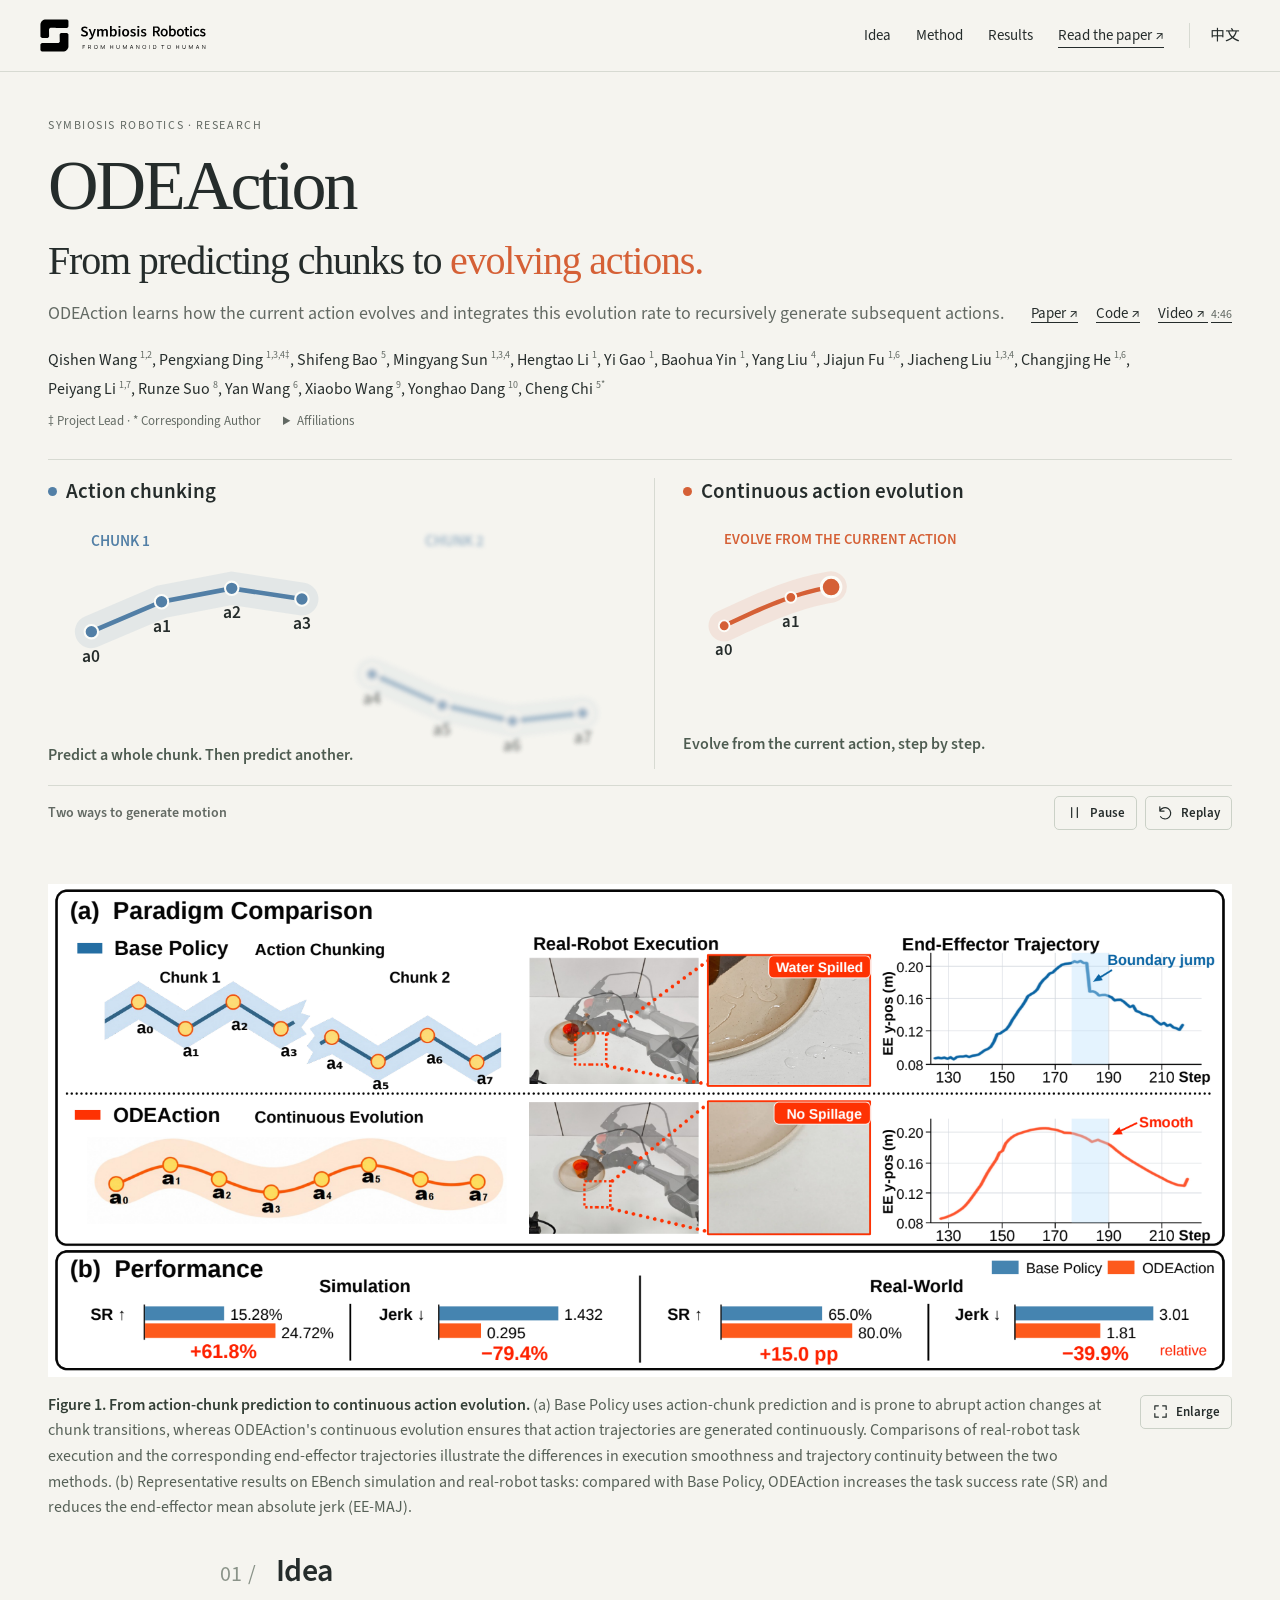
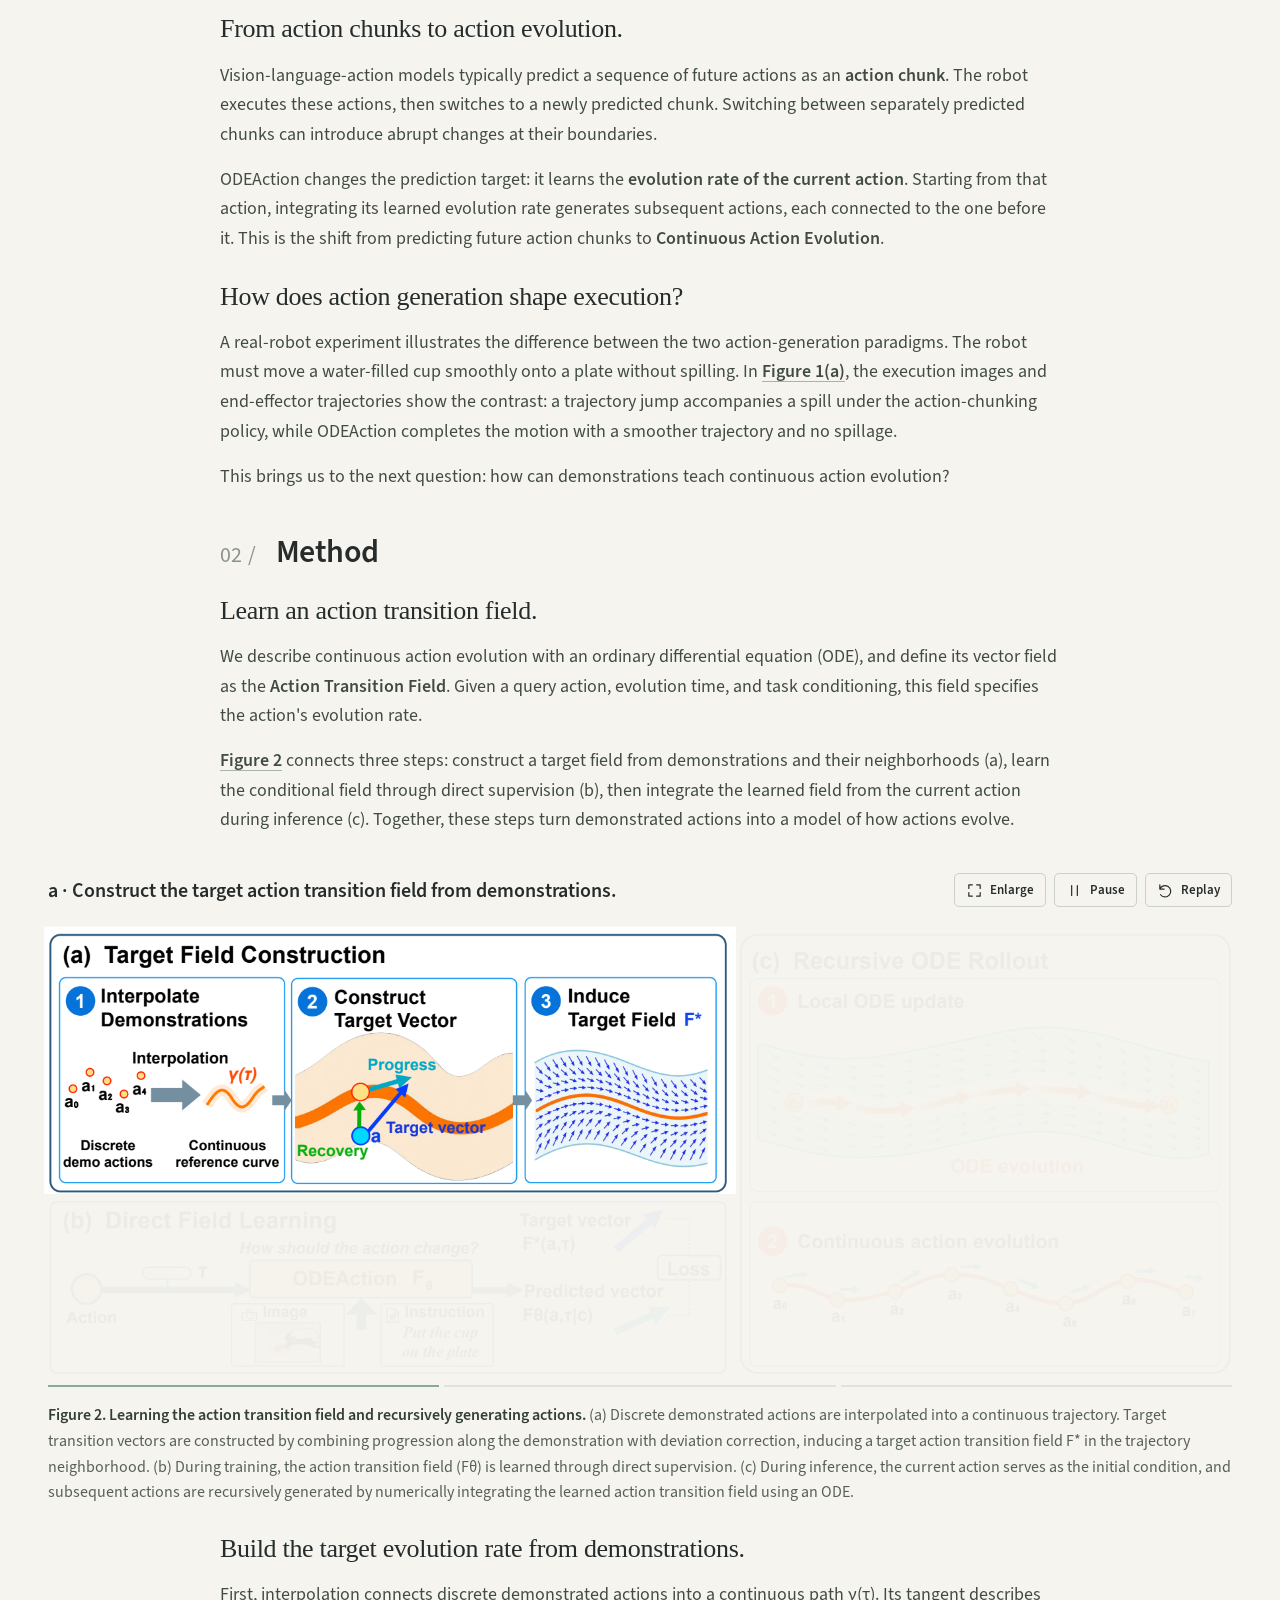
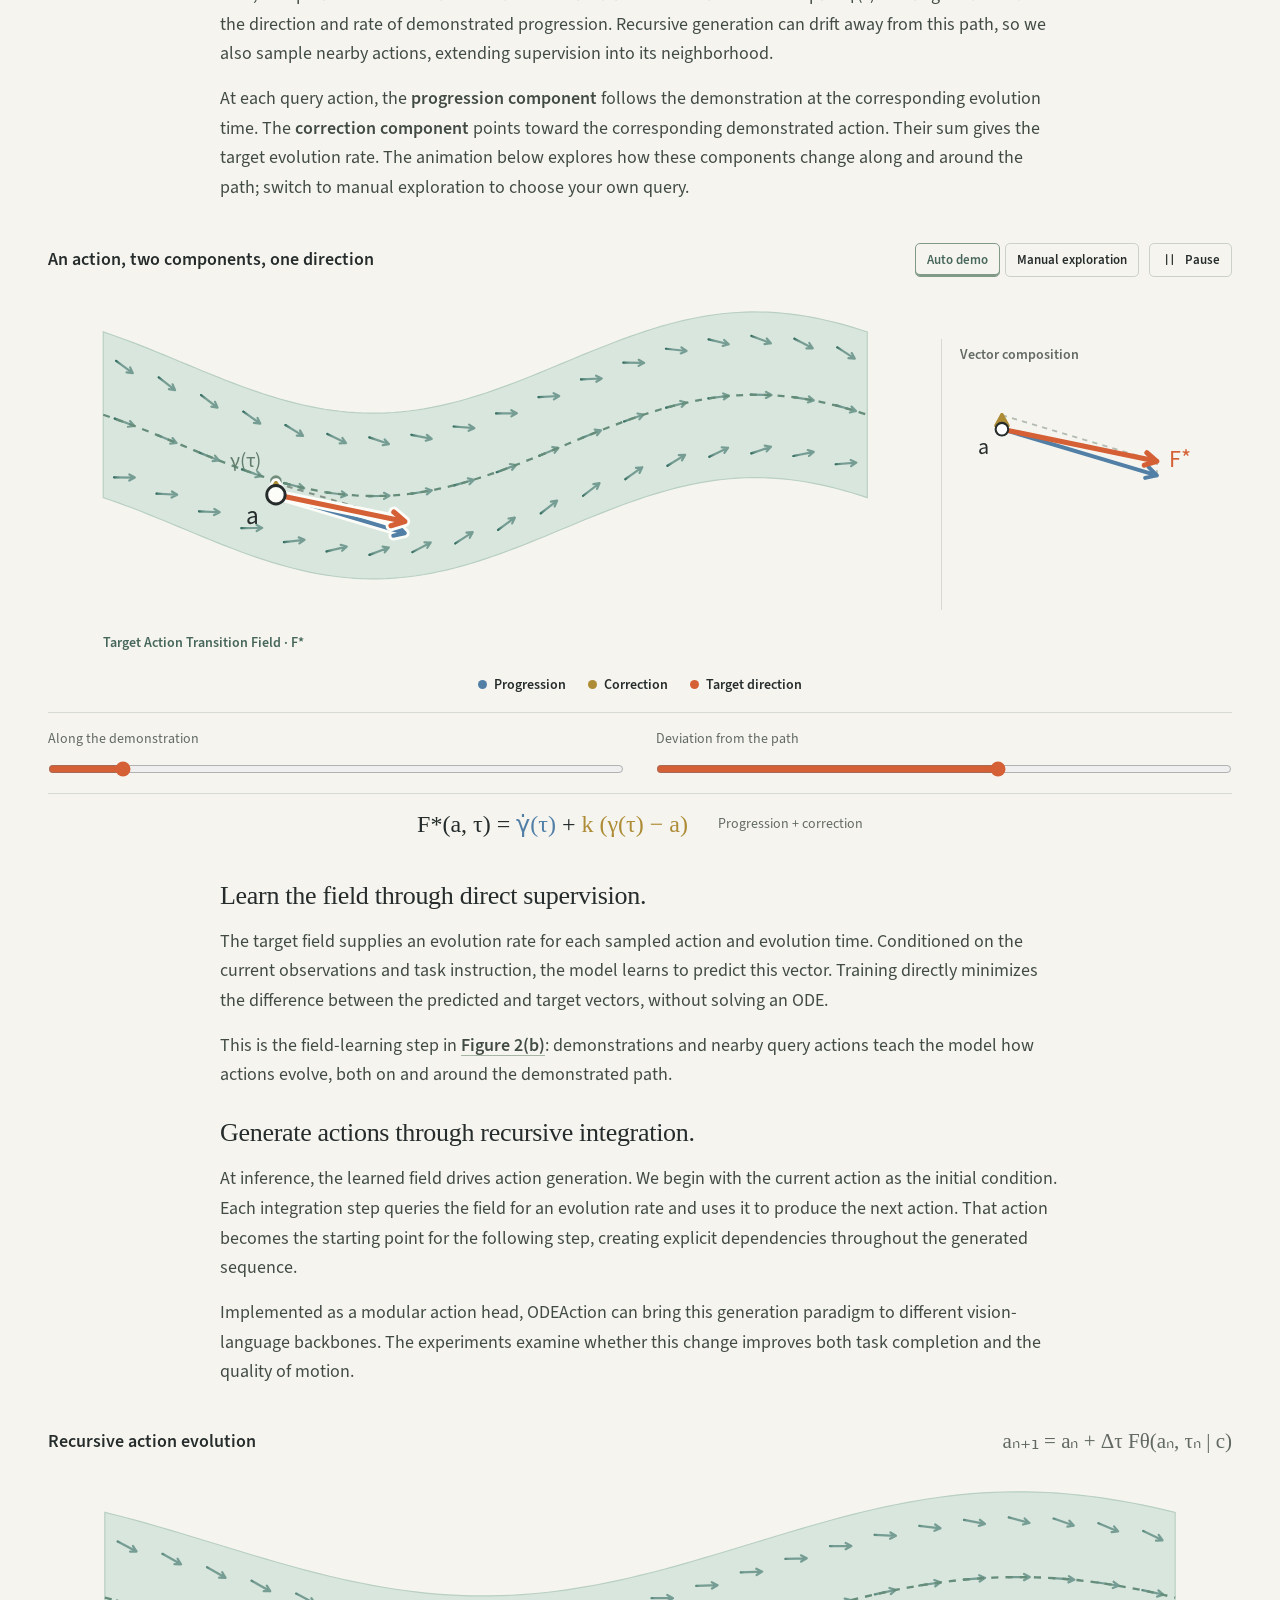
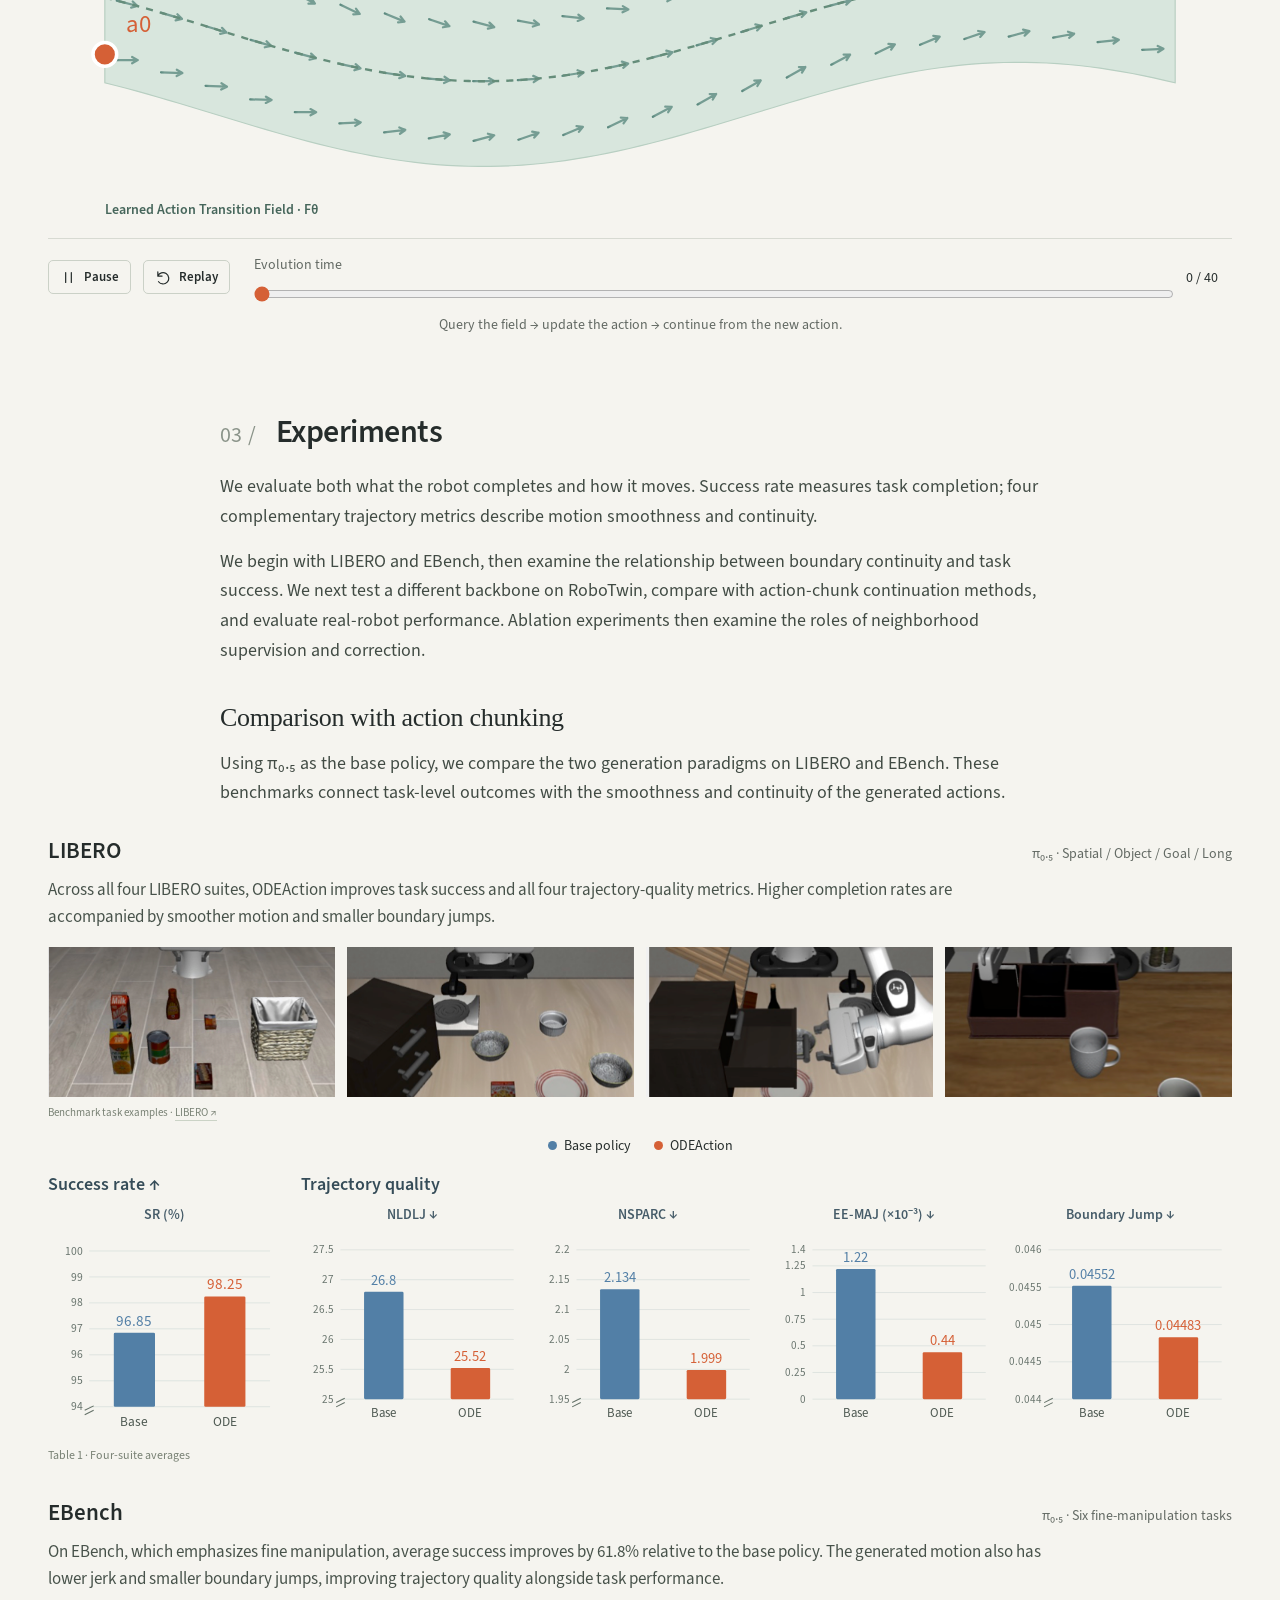
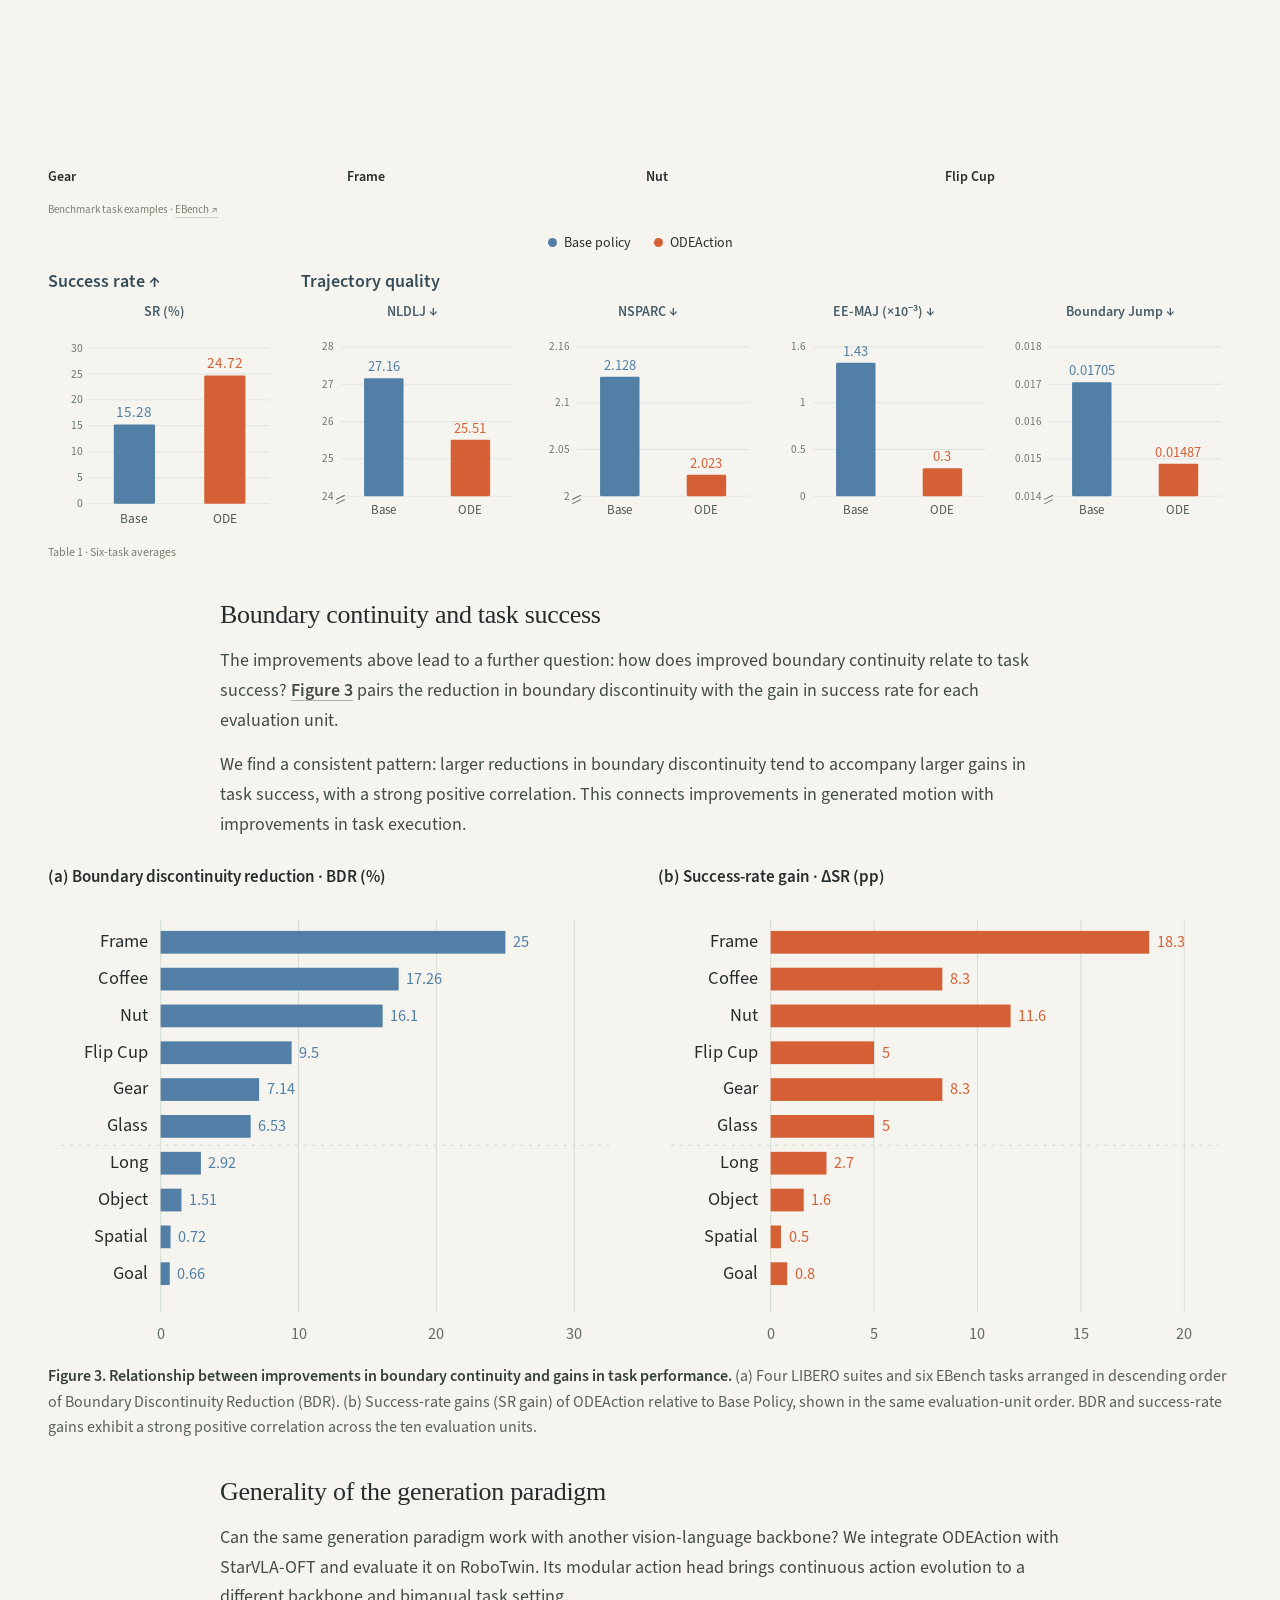
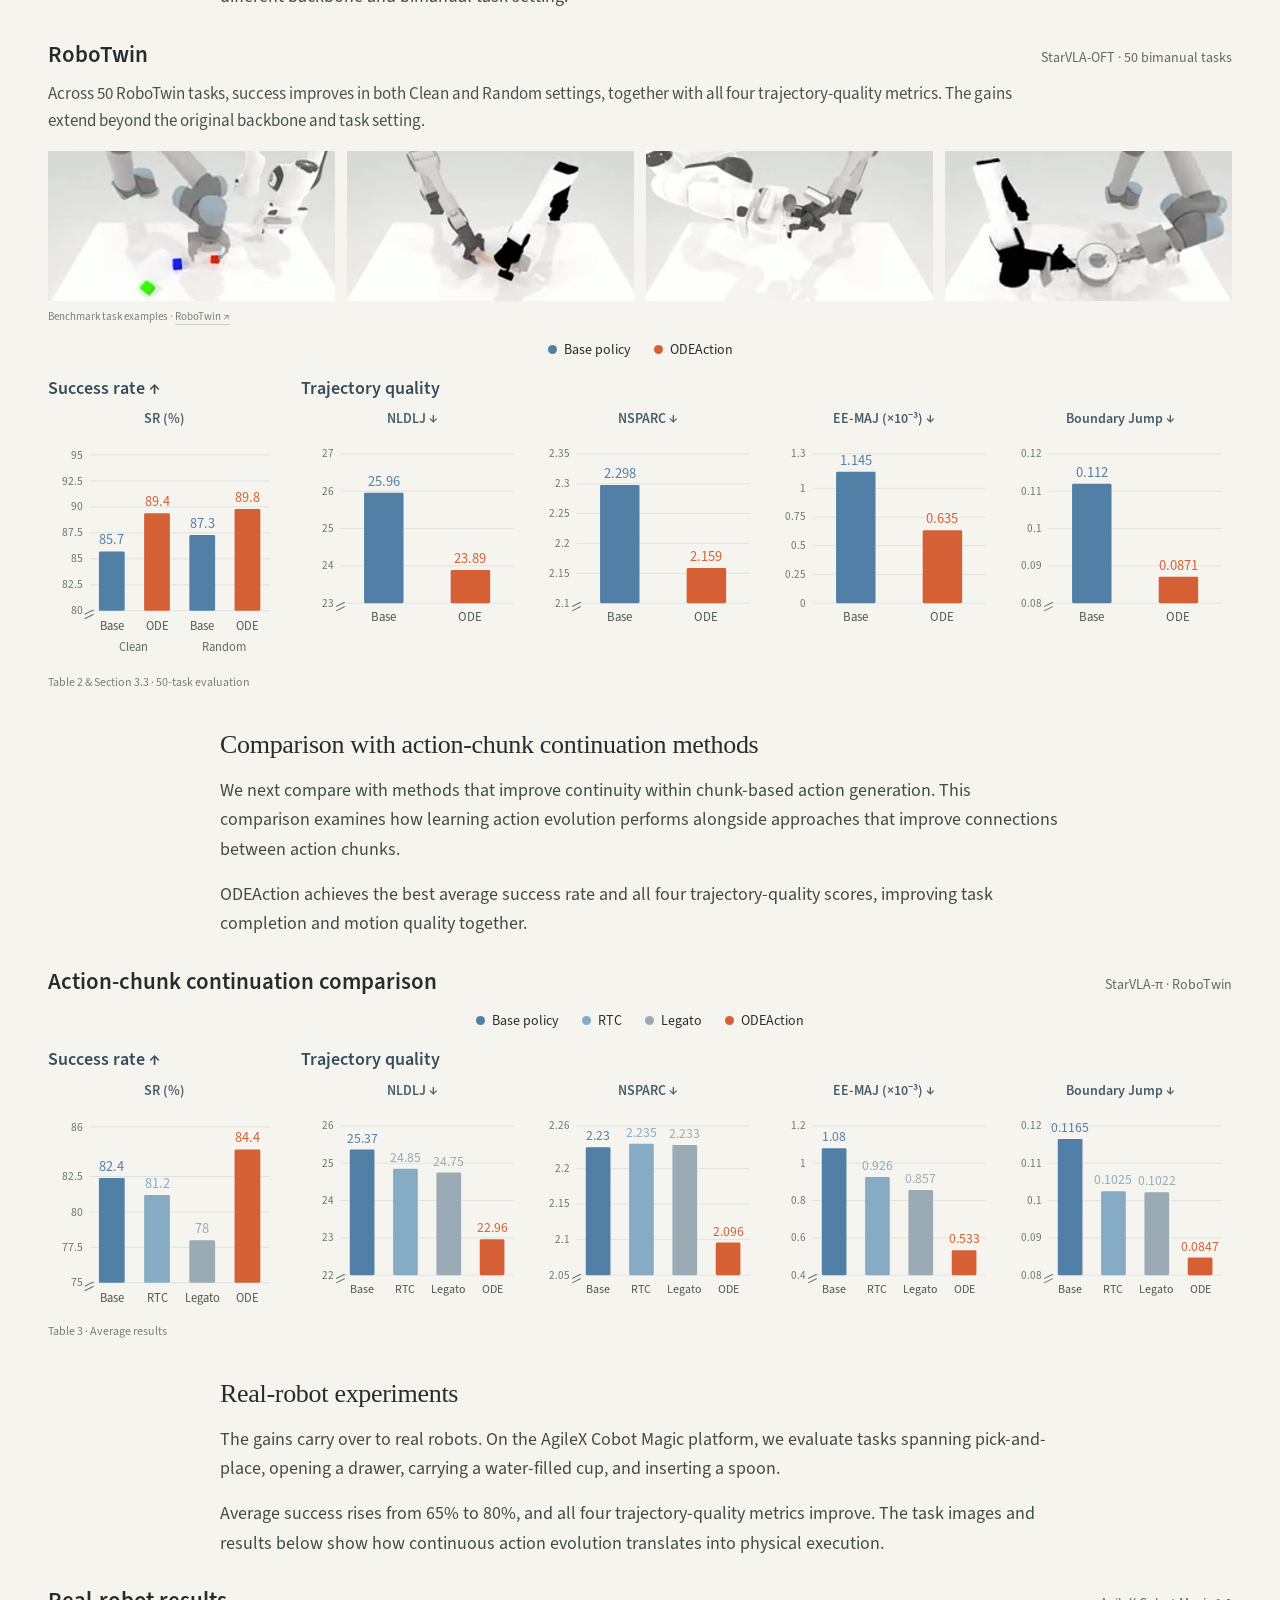
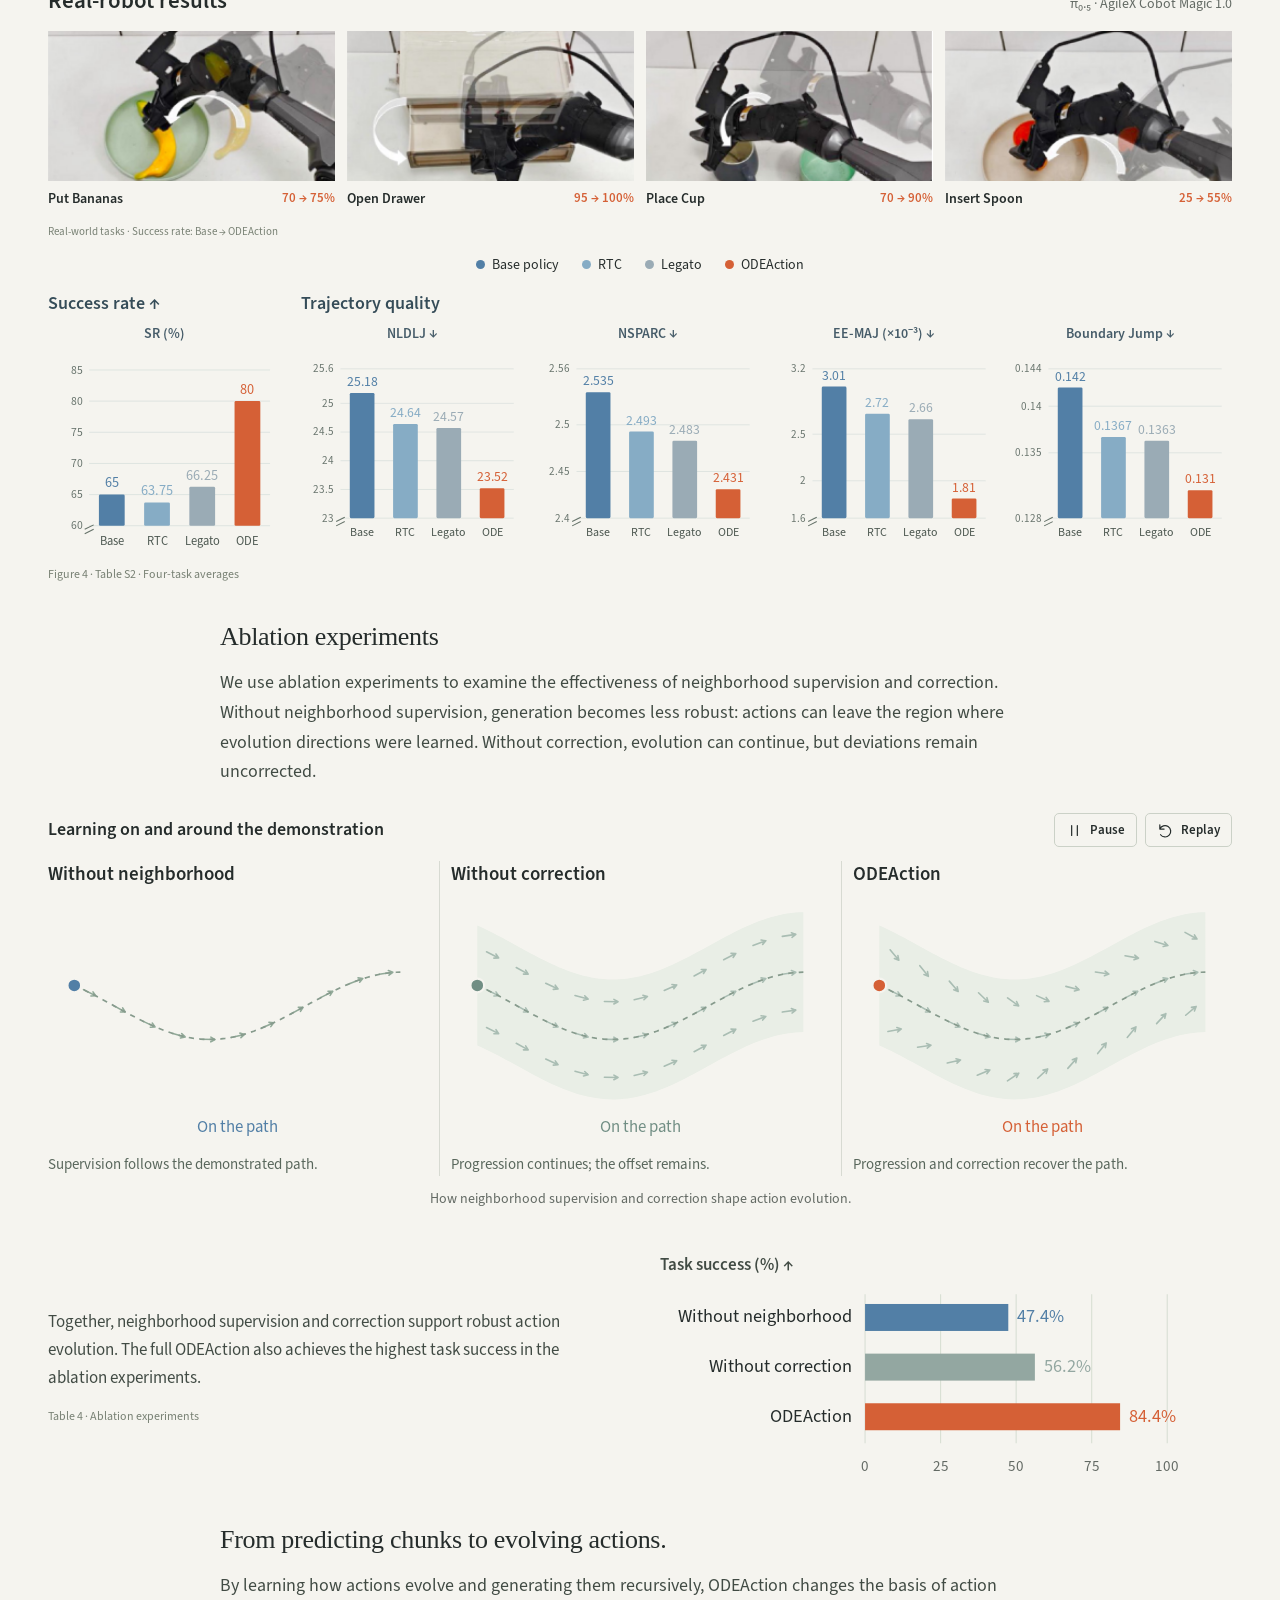
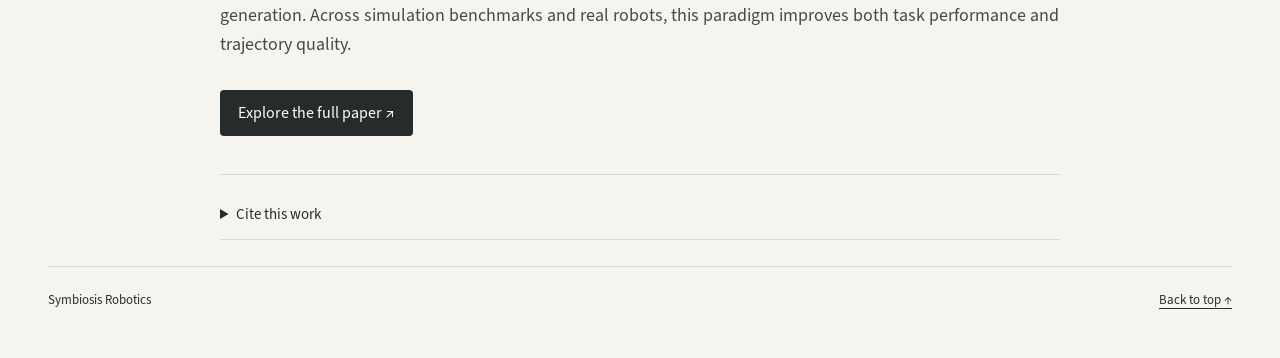
<file: index.html>
<!doctype html>
<html lang="en"><head><meta charset="utf-8"><meta name="viewport" content="width=device-width,initial-scale=1"><meta name="theme-color" content="#f5f4ef"><meta name="description" content="ODEAction learns how actions evolve. Explore continuous action generation through interactive illustrations and robot experiments."><title>ODEAction — From Predicting Chunks to Evolving Actions</title><link rel="icon" href="assets/logo.svg" type="image/svg+xml"><link rel="stylesheet" href="style.css"><link rel="alternate" hreflang="en" href="index.html"><link rel="alternate" hreflang="zh-CN" href="zh.html"></head>
<body><a class="skip" href="#story">Skip to story</a><header><a class="brand" href="#top"><img src="assets/logo.svg" alt="Symbiosis Robotics"></a><nav aria-label="Main navigation"><a href="#idea">Idea</a><a href="#method">Method</a><a href="#results">Results</a><a class="paper-link" href="https://arxiv.org/abs/2611.09672">Read the paper ↗</a><a class="language-link" href="zh.html" lang="zh-CN" hreflang="zh-CN" aria-label="切换到中文">中文</a></nav></header>

<main id="top">
<div class="hero wide">
  <div class="eyebrow">SYMBIOSIS ROBOTICS · RESEARCH</div>
  <h1>ODEAction</h1>
  <p class="subtitle"><span>From predicting chunks</span> <span>to <em>evolving actions.</em></span></p>
  <div class="hero-bottom"><p class="intro">ODEAction learns how the current action evolves and integrates this evolution rate to recursively generate subsequent actions.</p><div class="links"><a href="https://arxiv.org/abs/2611.09672">Paper ↗</a><a href="https://github.com/OpenHelix-Team/ODEAction">Code ↗</a><a href="video/index.html">Video ↗ <span class="video-duration">4:46</span></a></div></div>
<div class="front-authors" id="authors"><div id="authorList" aria-label="Authors"></div><div class="author-meta"><span>‡ Project Lead · * Corresponding Author</span><details><summary>Affiliations</summary><div id="affiliationList"></div></details></div></div>
</div>
<figure class="wide comparison" id="idea">
  <div class="compare-grid">
    <div><div class="plot-heading"><span class="dot blue"></span>Action chunking<span class="plot-index">01</span></div>
      <svg id="chunks" viewBox="0 0 560 216" role="img" aria-label="Two separately predicted action chunks with a jump at their boundary"></svg>
      <p>Predict a whole chunk. Then predict another.</p></div>
    <div><div class="plot-heading"><span class="dot orange"></span>Continuous action evolution<span class="plot-index">02</span></div>
      <svg id="continuous" viewBox="0 0 560 216" role="img" aria-label="Actions evolve one by one along a connected trajectory"></svg>
      <p>Evolve from the current action, step by step.</p></div>
  </div>
  <figcaption><span>Two ways to generate motion</span><div class="figure-actions"><button class="control-button" id="heroPlay"><svg class="icon" viewBox="0 0 24 24" aria-hidden="true"><path d="M8 5v14M16 5v14"/></svg><span>Pause</span></button><button class="control-button" id="heroReplay"><svg class="icon" viewBox="0 0 24 24" aria-hidden="true"><path d="M4 10a8 8 0 1 1 1 8M4 4v6h6"/></svg><span>Replay</span></button></div></figcaption>
</figure>
<article id="story">
<section class="idea-section">
  <figure class="wide paper-figure teaser" id="figure1">
    <img src="assets/figure1.png" width="1800" height="750" alt="Figure 1: action generation paradigms, water-filled cup execution, end-effector trajectories, and representative results" loading="lazy">
    <figcaption id="figure1-caption" class="paper-caption"><div class="caption-copy"><strong>Figure 1. From action-chunk prediction to continuous action evolution.</strong> (a) Base Policy uses action-chunk prediction and is prone to abrupt action changes at chunk transitions, whereas ODEAction's continuous evolution ensures that action trajectories are generated continuously. Comparisons of real-robot task execution and the corresponding end-effector trajectories illustrate the differences in execution smoothness and trajectory continuity between the two methods. (b) Representative results on EBench simulation and real-robot tasks: compared with Base Policy, ODEAction increases the task success rate (SR) and reduces the end-effector mean absolute jerk (EE-MAJ).</div><button class="control-button" data-zoom="figure1.png"><svg class="icon" viewBox="0 0 24 24" aria-hidden="true"><path d="M9 4H4v5m11-5h5v5M4 15v5h5m11-5v5h-5"/></svg><span>Enlarge</span></button></figcaption>
  </figure>
  <div class="prose"><h2 class="section-title"><span>01</span> Idea</h2>
    <h3>From action chunks to action evolution.</h3>
<p>Vision-language-action models typically predict a sequence of future actions as an <strong>action chunk</strong>. The robot executes these actions, then switches to a newly predicted chunk. Switching between separately predicted chunks can introduce abrupt changes at their boundaries.</p>
<p>ODEAction changes the prediction target: it learns the <strong>evolution rate of the current action</strong>. Starting from that action, integrating its learned evolution rate generates subsequent actions, each connected to the one before it. This is the shift from predicting future action chunks to <strong>Continuous Action Evolution</strong>.</p>
</div>

  <div class="prose teaser-story"><h3>How does action generation shape execution?</h3>
<p>A real-robot experiment illustrates the difference between the two action-generation paradigms. The robot must move a water-filled cup smoothly onto a plate without spilling. In <a class="figure-ref" href="#figure1-caption">Figure 1(a)</a>, the execution images and end-effector trajectories show the contrast: a trajectory jump accompanies a spill under the action-chunking policy, while ODEAction completes the motion with a smoother trajectory and no spillage.</p>
<p>This brings us to the next question: how can demonstrations teach continuous action evolution?</p>
</div>
</section>
<section id="method">
  <div class="prose"><h2 class="section-title"><span>02</span> Method</h2><h3>Learn an action transition field.</h3>
<p>We describe continuous action evolution with an ordinary differential equation (ODE), and define its vector field as the <strong>Action Transition Field</strong>. Given a query action, evolution time, and task conditioning, this field specifies the action's evolution rate.</p>
<p><a class="figure-ref" href="#figure2-caption">Figure 2</a> connects three steps: construct a target field from demonstrations and their neighborhoods (a), learn the conditional field through direct supervision (b), then integrate the learned field from the current action during inference (c). Together, these steps turn demonstrated actions into a model of how actions evolve.</p>
</div>
  <figure class="wide method-figure paper-figure" id="methodFigure">
    <div class="method-toolbar"><div id="methodStep" class="method-step">a · Construct the target action transition field from demonstrations.</div><div class="figure-actions"><button class="control-button" data-zoom="figure2.png"><svg class="icon" viewBox="0 0 24 24" aria-hidden="true"><path d="M9 4H4v5m11-5h5v5M4 15v5h5m11-5v5h-5"/></svg><span>Enlarge</span></button><button class="control-button" id="methodPlay"><svg class="icon" viewBox="0 0 24 24" aria-hidden="true"><path d="M8 5v14M16 5v14"/></svg><span>Pause</span></button><button class="control-button" id="methodReplay"><svg class="icon" viewBox="0 0 24 24" aria-hidden="true"><path d="M4 10a8 8 0 1 1 1 8M4 4v6h6"/></svg><span>Replay</span></button></div></div>
    <svg viewBox="6 10 1788 668" role="img" aria-label="Figure 2: target field construction, direct field learning, then recursive ODE rollout"><defs><clipPath id="clip-a"><rect width="1045" height="404"/></clipPath><clipPath id="clip-b"><rect y="404" width="1045" height="319"/></clipPath><clipPath id="clip-c"><rect x="1045" width="755" height="723"/></clipPath></defs><image class="method-underlay" href="assets/figure2.png" width="1800" height="723"/><image class="method-part" data-part="a" href="assets/figure2.png" width="1800" height="723" clip-path="url(#clip-a)"/><image class="method-part" data-part="b" href="assets/figure2.png" width="1800" height="723" clip-path="url(#clip-b)"/><image class="method-part" data-part="c" href="assets/figure2.png" width="1800" height="723" clip-path="url(#clip-c)"/></svg>
    <div class="sequence-progress" aria-hidden="true"><i></i><i></i><i></i></div>
    <figcaption id="figure2-caption" class="paper-caption"><div class="caption-copy"><strong>Figure 2. Learning the action transition field and recursively generating actions.</strong> (a) Discrete demonstrated actions are interpolated into a continuous trajectory. Target transition vectors are constructed by combining progression along the demonstration with deviation correction, inducing a target action transition field F* in the trajectory neighborhood. (b) During training, the action transition field (Fθ) is learned through direct supervision. (c) During inference, the current action serves as the initial condition, and subsequent actions are recursively generated by numerically integrating the learned action transition field using an ODE.</div></figcaption>
  </figure>
  <div class="prose"><h3>Build the target evolution rate from demonstrations.</h3>
<p>First, interpolation connects discrete demonstrated actions into a continuous path γ(τ). Its tangent describes the direction and rate of demonstrated progression. Recursive generation can drift away from this path, so we also sample nearby actions, extending supervision into its neighborhood.</p>
<p>At each query action, the <strong>progression component</strong> follows the demonstration at the corresponding evolution time. The <strong>correction component</strong> points toward the corresponding demonstrated action. Their sum gives the target evolution rate. The animation below explores how these components change along and around the path; switch to manual exploration to choose your own query.</p>
</div>
  <figure class="wide field-panel" id="fieldPanel">
    <div class="figure-top"><h4>An action, two components, one direction</h4><div class="field-actions"><div class="field-modes" role="group" aria-label="Exploration mode"><button class="control-button" id="fieldAuto" aria-pressed="true">Auto demo</button><button class="control-button" id="fieldManual" aria-pressed="false">Manual exploration</button></div><button class="control-button" id="fieldPlay"><svg class="icon" viewBox="0 0 24 24" aria-hidden="true"><path d="M8 5v14M16 5v14"/></svg><span>Pause</span></button></div></div>
    <div class="field-layout"><div class="field-visual"><svg id="field" viewBox="0 0 760 310" role="img" aria-label="Interactive action transition field with progression and recovery vectors"></svg><p class="field-name">Target Action Transition Field · F*</p></div><div class="vector-inset"><span class="inset-title">Vector composition</span><svg id="vectorSum" viewBox="0 0 260 230" role="img" aria-label="Progression plus correction gives the target transition vector"></svg></div></div>
    <div class="legend field-legend"><span><i class="blue"></i>Progression</span><span><i class="gold"></i>Correction</span><span><i class="orange"></i>Target direction</span></div>
    <div class="controls"><label>Along the demonstration<input id="position" type="range" min="15" max="80" step="any" value="22"></label><label>Deviation from the path<input id="offset" type="range" min="-62" max="62" step="any" value="12"></label></div>
    <figcaption class="formula"><span>F*(a, τ) = <b class="term-blue">γ̇(τ)</b> + <b class="term-gold">k (γ(τ) − a)</b></span><span>Progression + correction</span></figcaption>
  </figure>
  <div class="prose method-learning"><h3>Learn the field through direct supervision.</h3>
<p>The target field supplies an evolution rate for each sampled action and evolution time. Conditioned on the current observations and task instruction, the model learns to predict this vector. Training directly minimizes the difference between the predicted and target vectors, without solving an ODE.</p>
<p>This is the field-learning step in <a class="figure-ref" href="#figure2-caption">Figure 2(b)</a>: demonstrations and nearby query actions teach the model how actions evolve, both on and around the demonstrated path.</p>
</div>
<div class="prose method-rollout"><h3>Generate actions through recursive integration.</h3>
<p>At inference, the learned field drives action generation. We begin with the current action as the initial condition. Each integration step queries the field for an evolution rate and uses it to produce the next action. That action becomes the starting point for the following step, creating explicit dependencies throughout the generated sequence.</p>
<p>Implemented as a modular action head, ODEAction can bring this generation paradigm to different vision-language backbones. The experiments examine whether this change improves both task completion and the quality of motion.</p>
</div>
  <figure class="wide field-panel" id="rollPanel"><div class="figure-top"><h4>Recursive action evolution</h4><span class="equation">aₙ₊₁ = aₙ + Δτ Fθ(aₙ, τₙ | c)</span></div><svg id="rollout" viewBox="0 0 1000 290" role="img" aria-label="Step-by-step numerical integration of an action transition field"></svg><p class="field-name">Learned Action Transition Field · Fθ</p><div class="controls rollout-controls"><button class="control-button" id="rollPlay"><svg class="icon" viewBox="0 0 24 24" aria-hidden="true"><path d="M8 5v14M16 5v14"/></svg><span>Pause</span></button><button class="control-button" id="rollReset"><svg class="icon" viewBox="0 0 24 24" aria-hidden="true"><path d="M4 10a8 8 0 1 1 1 8M4 4v6h6"/></svg><span>Replay</span></button><label class="timeline">Evolution time<input id="rollTime" type="range" min="0" max="40" value="0"></label><output id="rollCount">0 / 40</output></div><figcaption>Query the field → update the action → continue from the new action.</figcaption></figure>
</section>
<section id="results"><div class="prose"><h2 class="section-title"><span>03</span> Experiments</h2>
<p>We evaluate both what the robot completes and how it moves. Success rate measures task completion; four complementary trajectory metrics describe motion smoothness and continuity.</p>
<p>We begin with LIBERO and EBench, then examine the relationship between boundary continuity and task success. We next test a different backbone on RoboTwin, compare with action-chunk continuation methods, and evaluate real-robot performance. Ablation experiments then examine the roles of neighborhood supervision and correction.</p></div>
<div id="chunking-results" class="experiment-section"><div class="prose"><h3>Comparison with action chunking</h3>
<p>Using π₀.₅ as the base policy, we compare the two generation paradigms on LIBERO and EBench. These benchmarks connect task-level outcomes with the smoothness and continuity of the generated actions.</p></div><div class="wide result-slot" data-result="libero"></div><div class="wide result-slot" data-result="ebench"></div></div>
<div id="bdr-analysis" class="experiment-section"><div class="prose"><h3>Boundary continuity and task success</h3>
<p>The improvements above lead to a further question: how does improved boundary continuity relate to task success? <a class="figure-ref" href="#figure3-caption">Figure 3</a> pairs the reduction in boundary discontinuity with the gain in success rate for each evaluation unit.</p>
<p>We find a consistent pattern: larger reductions in boundary discontinuity tend to accompany larger gains in task success, with a strong positive correlation. This connects improvements in generated motion with improvements in task execution.</p></div>
<figure id="figure3" class="wide bdr-figure"><div id="bdrChart"></div><figcaption id="figure3-caption" class="paper-caption"><div class="caption-copy"><strong>Figure 3. Relationship between improvements in boundary continuity and gains in task performance.</strong> (a) Four LIBERO suites and six EBench tasks arranged in descending order of Boundary Discontinuity Reduction (BDR). (b) Success-rate gains (SR gain) of ODEAction relative to Base Policy, shown in the same evaluation-unit order. BDR and success-rate gains exhibit a strong positive correlation across the ten evaluation units.</div></figcaption></figure></div>
<div id="generality" class="experiment-section"><div class="prose"><h3>Generality of the generation paradigm</h3>
<p>Can the same generation paradigm work with another vision-language backbone? We integrate ODEAction with StarVLA-OFT and evaluate it on RoboTwin. Its modular action head brings continuous action evolution to a different backbone and bimanual task setting.</p></div><div class="wide result-slot" data-result="robotwin"></div></div>
<div id="continuation" class="experiment-section"><div class="prose"><h3>Comparison with action-chunk continuation methods</h3>
<p>We next compare with methods that improve continuity within chunk-based action generation. This comparison examines how learning action evolution performs alongside approaches that improve connections between action chunks.</p>
<p>ODEAction achieves the best average success rate and all four trajectory-quality scores, improving task completion and motion quality together.</p></div><div class="wide result-slot" data-result="continuation"></div></div>
<div id="real-robots" class="experiment-section"><div class="prose"><h3>Real-robot experiments</h3>
<p>The gains carry over to real robots. On the AgileX Cobot Magic platform, we evaluate tasks spanning pick-and-place, opening a drawer, carrying a water-filled cup, and inserting a spoon.</p>
<p>Average success rises from 65% to 80%, and all four trajectory-quality metrics improve. The task images and results below show how continuous action evolution translates into physical execution.</p></div><div class="wide result-slot" data-result="real"></div></div>
<div id="ablation" class="experiment-section"><div class="prose"><h3>Ablation experiments</h3>
<p>We use ablation experiments to examine the effectiveness of neighborhood supervision and correction. Without neighborhood supervision, generation becomes less robust: actions can leave the region where evolution directions were learned. Without correction, evolution can continue, but deviations remain uncorrected.</p></div>
<figure id="ablationFigure" class="wide ablation-figure"><div class="ablation-toolbar"><span id="ablationStage">Follow the demonstration</span><div class="figure-actions"><button class="control-button" id="ablationPlay"><svg class="icon" viewBox="0 0 24 24" aria-hidden="true"><path d="M8 5v14M16 5v14"/></svg><span>Pause</span></button><button class="control-button" id="ablationReplay"><svg class="icon" viewBox="0 0 24 24" aria-hidden="true"><path d="M4 10a8 8 0 1 1 1 8M4 4v6h6"/></svg><span>Replay</span></button></div></div><div class="ablation-grid"><div><h4>Without neighborhood</h4><svg id="ablation-0" viewBox="0 0 360 245" role="img" aria-label="Supervision follows the demonstrated path."></svg><p>Supervision follows the demonstrated path.</p></div><div><h4>Without correction</h4><svg id="ablation-1" viewBox="0 0 360 245" role="img" aria-label="Progression continues; the offset remains."></svg><p>Progression continues; the offset remains.</p></div><div><h4>ODEAction</h4><svg id="ablation-2" viewBox="0 0 360 245" role="img" aria-label="Progression and correction recover the path."></svg><p>Progression and correction recover the path.</p></div></div><figcaption>How neighborhood supervision and correction shape action evolution.</figcaption></figure>
<div class="wide ablation-evidence"><div><p>Together, neighborhood supervision and correction support robust action evolution. The full ODEAction also achieves the highest task success in the ablation experiments.</p><p class="chart-source">Table 4 · Ablation experiments</p></div><div><h4>Task success (%) ↑</h4><div id="ablationChart"></div></div></div></div>
<div class="prose closing"><h3>From predicting chunks to evolving actions.</h3>
<p>By learning how actions evolve and generating them recursively, ODEAction changes the basis of action generation. Across simulation benchmarks and real robots, this paradigm improves both task performance and trajectory quality.</p><a class="read-button" href="https://arxiv.org/abs/2611.09672">Explore the full paper ↗</a></div>
</section>
<section id="cite" class="prose credits"><details><summary>Cite this work</summary><pre id="citation"></pre><button id="copyCitation">Copy citation</button></details></section></article></main><footer class="wide"><span>Symbiosis Robotics</span><a href="#top">Back to top ↑</a></footer><dialog id="figureDialog"><button class="control-button" id="closeFigure" autofocus><svg class="icon" viewBox="0 0 24 24" aria-hidden="true"><path d="m6 6 12 12M18 6 6 18"/></svg><span>Close</span></button><div class="zoom-scroll"><img src="assets/figure2.png" alt="Full-size paper figure"></div></dialog><script src="app.js"></script><script src="language.js"></script></body></html>
</file>
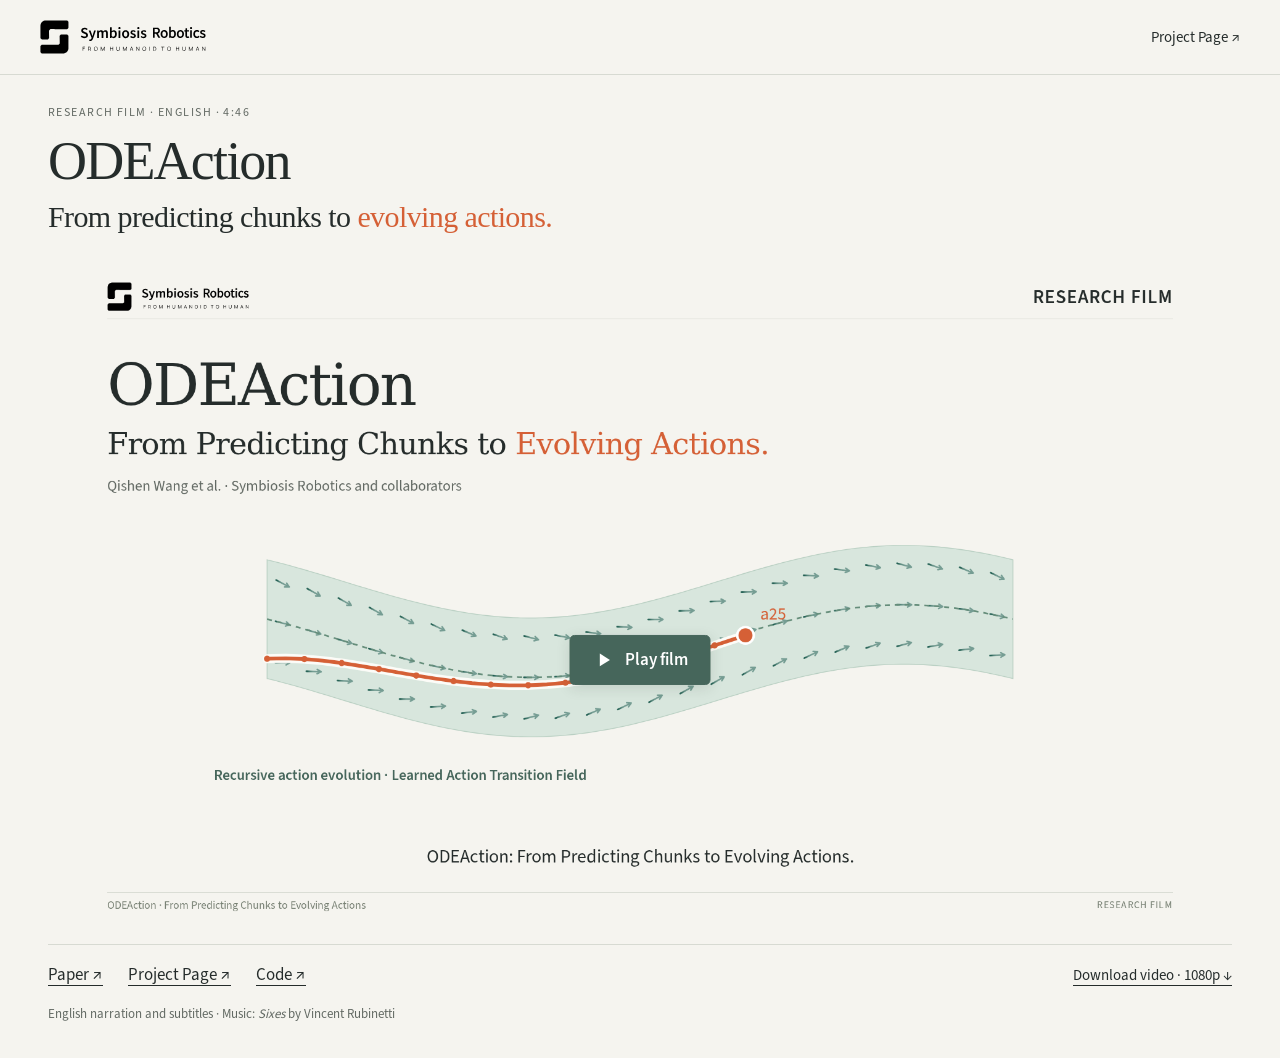
<file: video/index.html>
<!doctype html>
<html lang="en">
<head>
  <meta charset="utf-8">
  <meta name="viewport" content="width=device-width,initial-scale=1">
  <meta name="theme-color" content="#f5f4ef">
  <title>ODEAction — Research Film</title>
  <meta name="description" content="Watch the English research film for ODEAction: From Predicting Chunks to Evolving Actions. Paper, project page, and open-source code.">
  <link rel="canonical" href="https://wang-qishen.github.io/odeaction-website/video/">
  <meta property="og:title" content="ODEAction: From Predicting Chunks to Evolving Actions">
  <meta property="og:description" content="The research film · English · 4:46">
  <meta property="og:image" content="https://wang-qishen.github.io/odeaction-website/video/poster.png">
  <meta property="og:url" content="https://wang-qishen.github.io/odeaction-website/video/">
  <meta property="og:type" content="website">
  <link rel="icon" href="../assets/logo.svg" type="image/svg+xml">
  <link rel="stylesheet" href="player.css">
</head>
<body>
  <header>
    <a class="brand" href="../index.html" aria-label="ODEAction project page"><img src="../assets/logo.svg" width="166" height="34" alt="Symbiosis Robotics"></a>
    <a class="back-link" href="../index.html">Project Page ↗</a>
  </header>
  <main>
    <div class="film-heading">
      <p class="eyebrow">RESEARCH FILM · ENGLISH · 4:46</p>
      <h1>ODEAction</h1>
      <p class="subtitle">From predicting chunks to <em>evolving actions.</em></p>
    </div>
    <div class="player">
      <video id="film" width="1920" height="1080" playsinline preload="none" poster="poster.png" data-src="ODEAction.mp4" aria-label="ODEAction research film with English narration and subtitles">
        Your browser does not support HTML video. <a href="ODEAction.mp4">Download the film.</a>
      </video>
      <button class="play-button" id="playVideo" aria-label="Play ODEAction research film">
        <svg viewBox="0 0 24 24" aria-hidden="true"><path d="m8 5 11 7-11 7Z"/></svg>
        <span>Play film</span>
      </button>
    </div>
    <p class="playback-status" id="playbackStatus" role="status" hidden></p>
    <noscript><p><a href="ODEAction.mp4">Watch or download the film ↗</a></p></noscript>
    <div class="film-footer">
      <nav aria-label="Research resources">
        <a href="https://arxiv.org/abs/2611.09672">Paper ↗</a>
        <a href="../index.html">Project Page ↗</a>
        <a href="https://github.com/OpenHelix-Team/ODEAction">Code ↗</a>
      </nav>
      <a class="download" href="ODEAction.mp4" download="ODEAction.mp4">Download video · 1080p ↓</a>
    </div>
    <p class="credits">English narration and subtitles · Music: <i>Sixes</i> by Vincent Rubinetti</p>
  </main>
  <script src="player.js"></script>
</body>
</html>
</file>
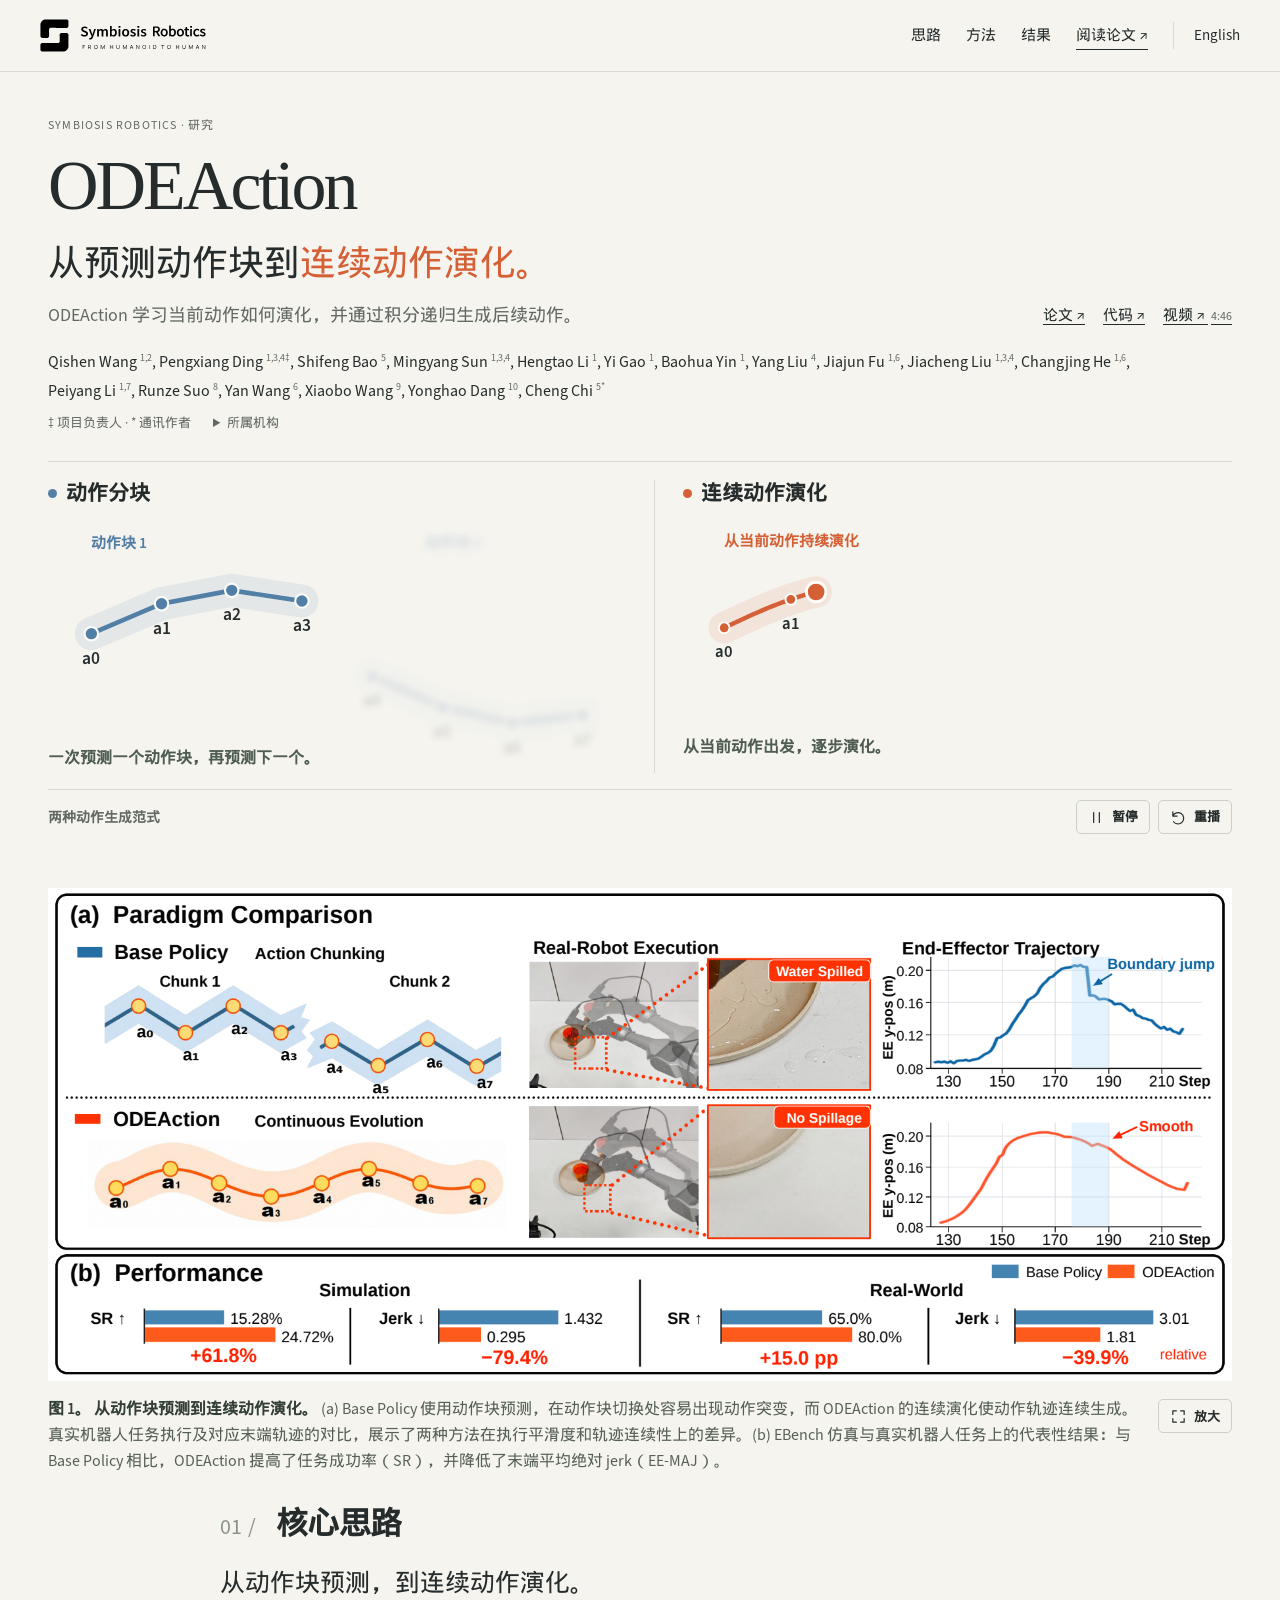
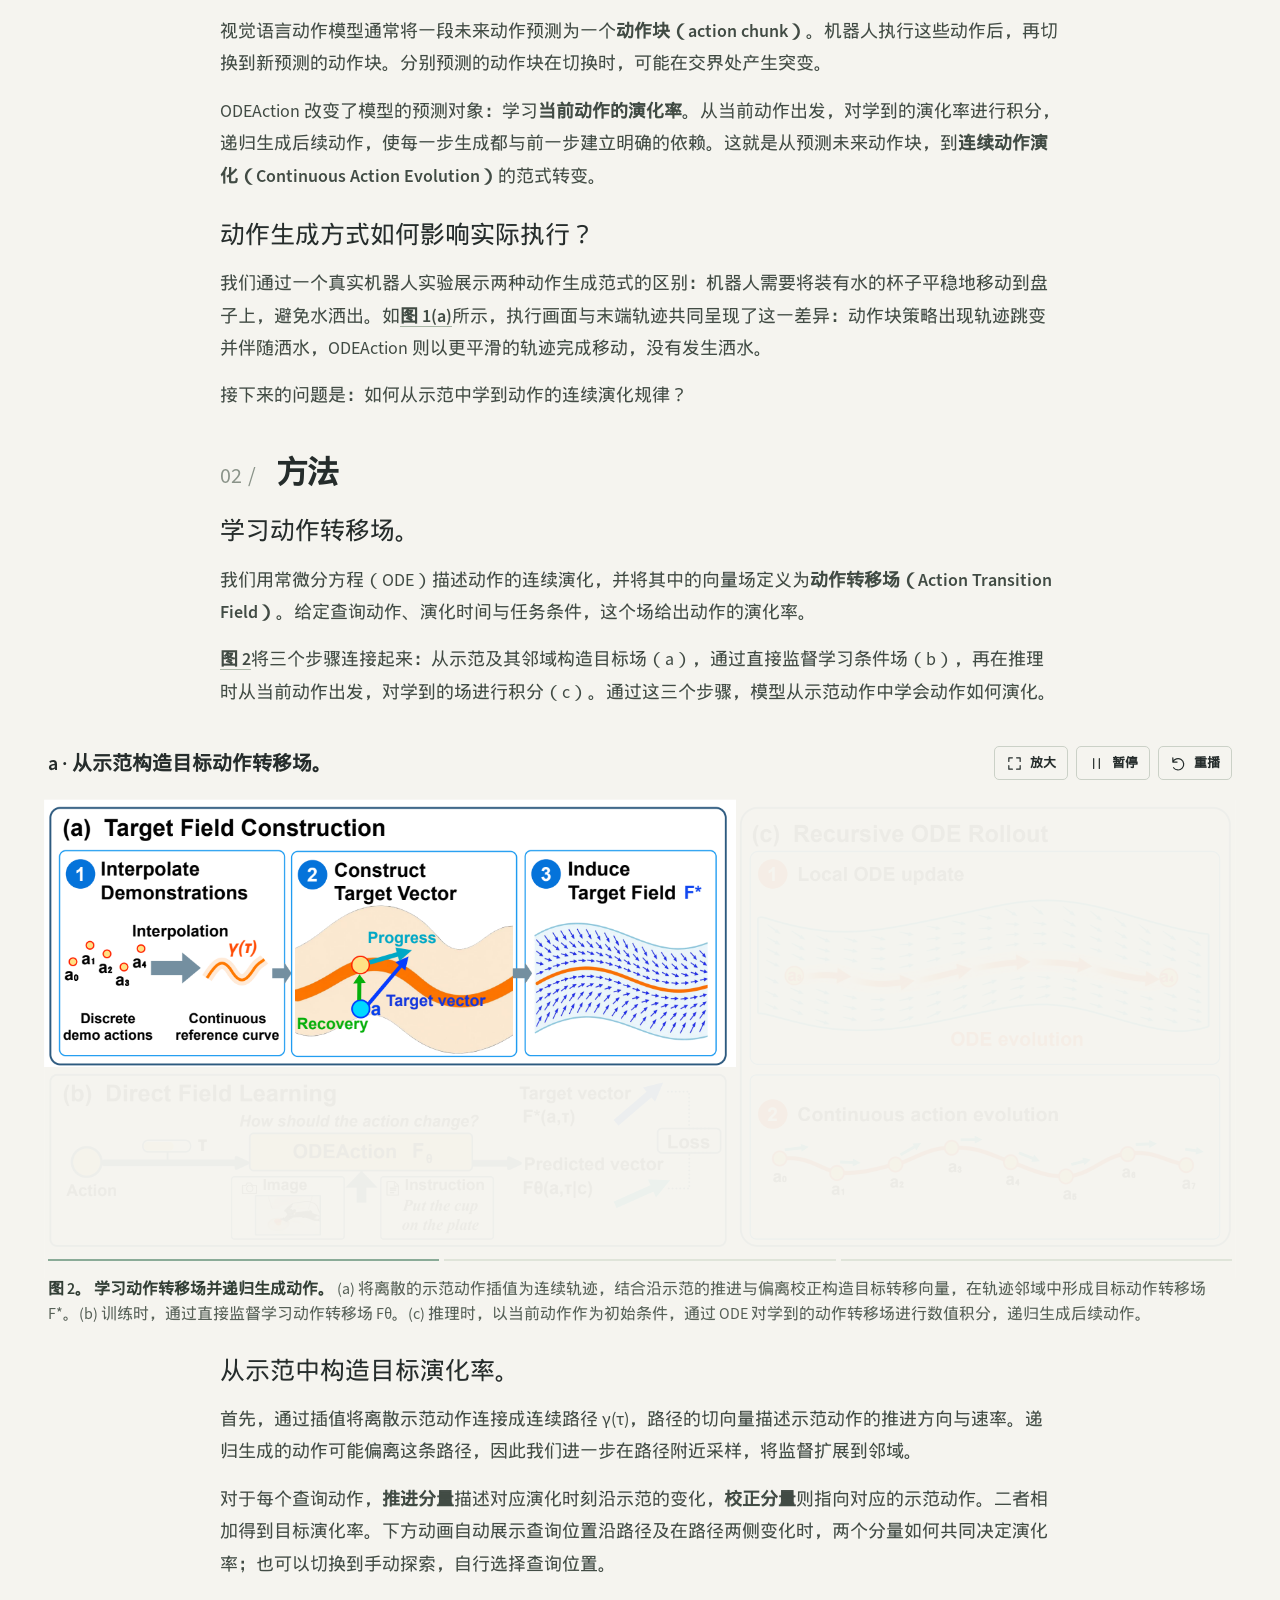
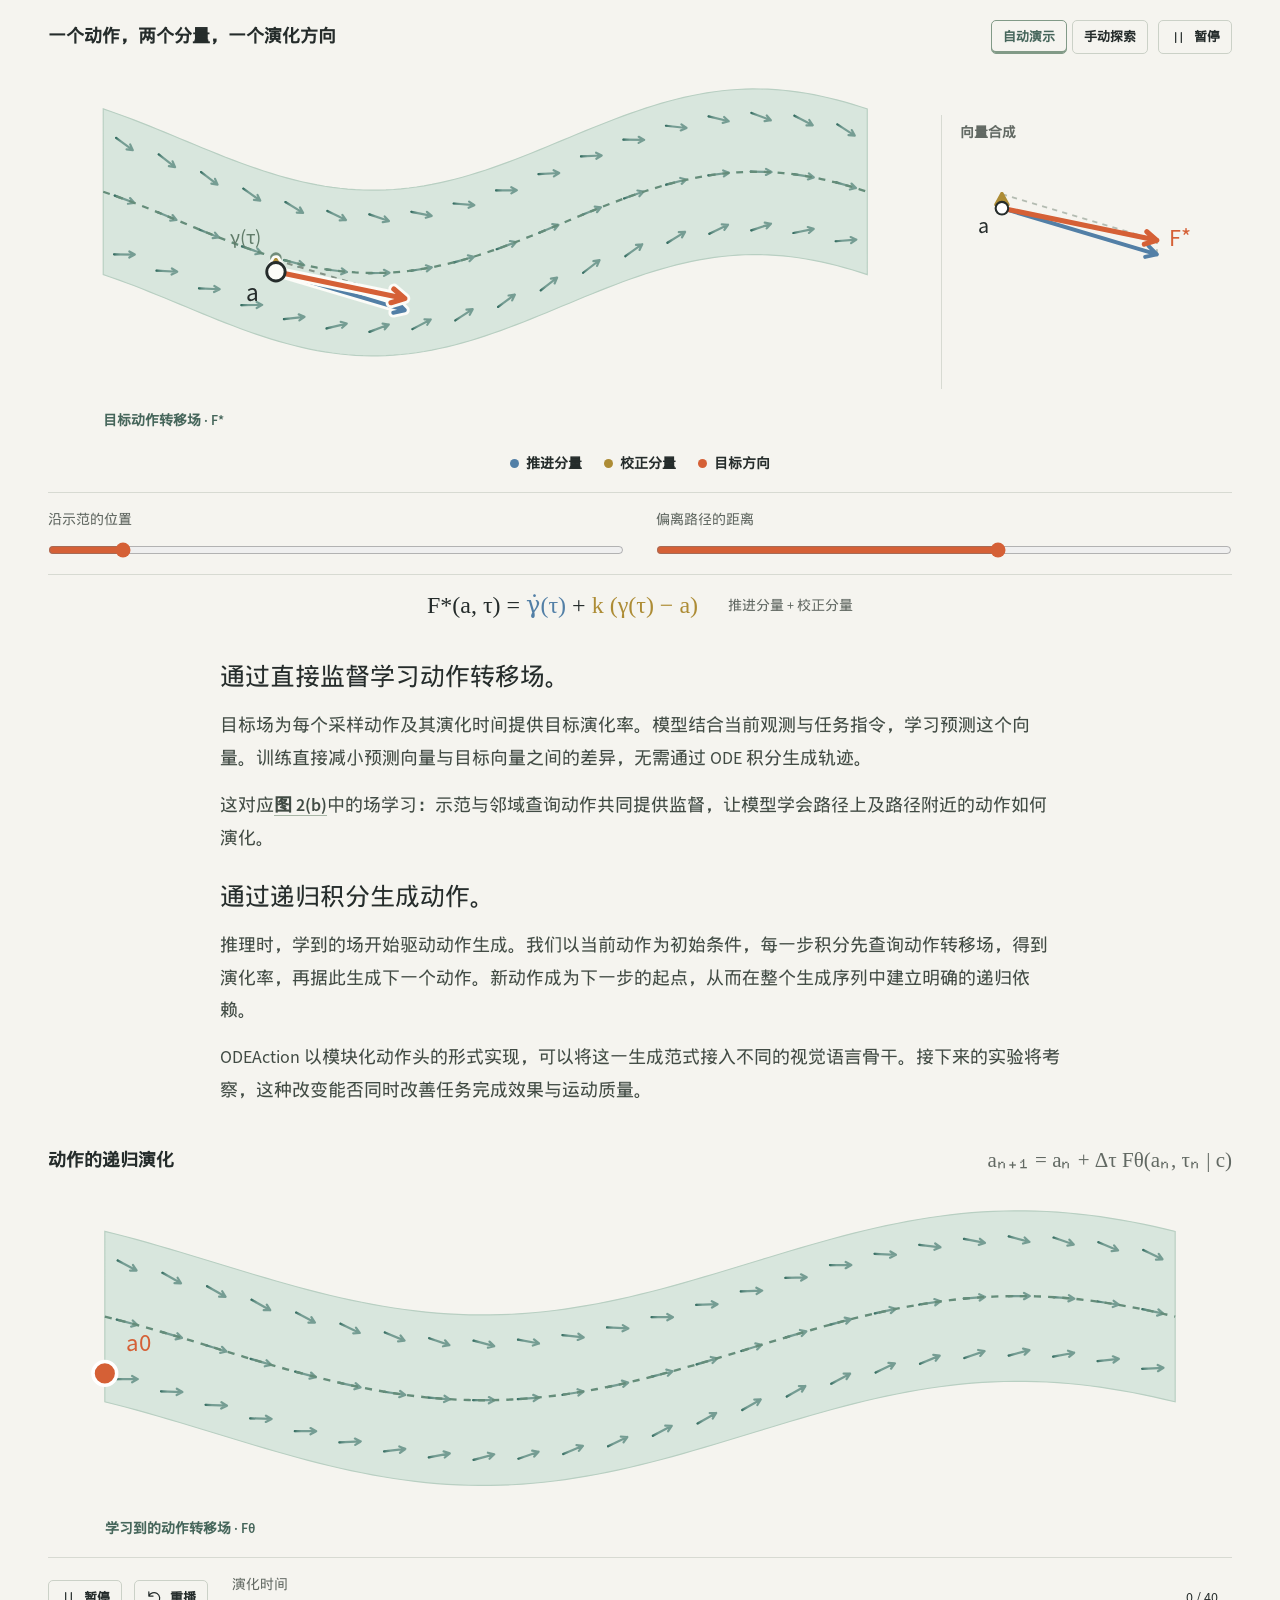
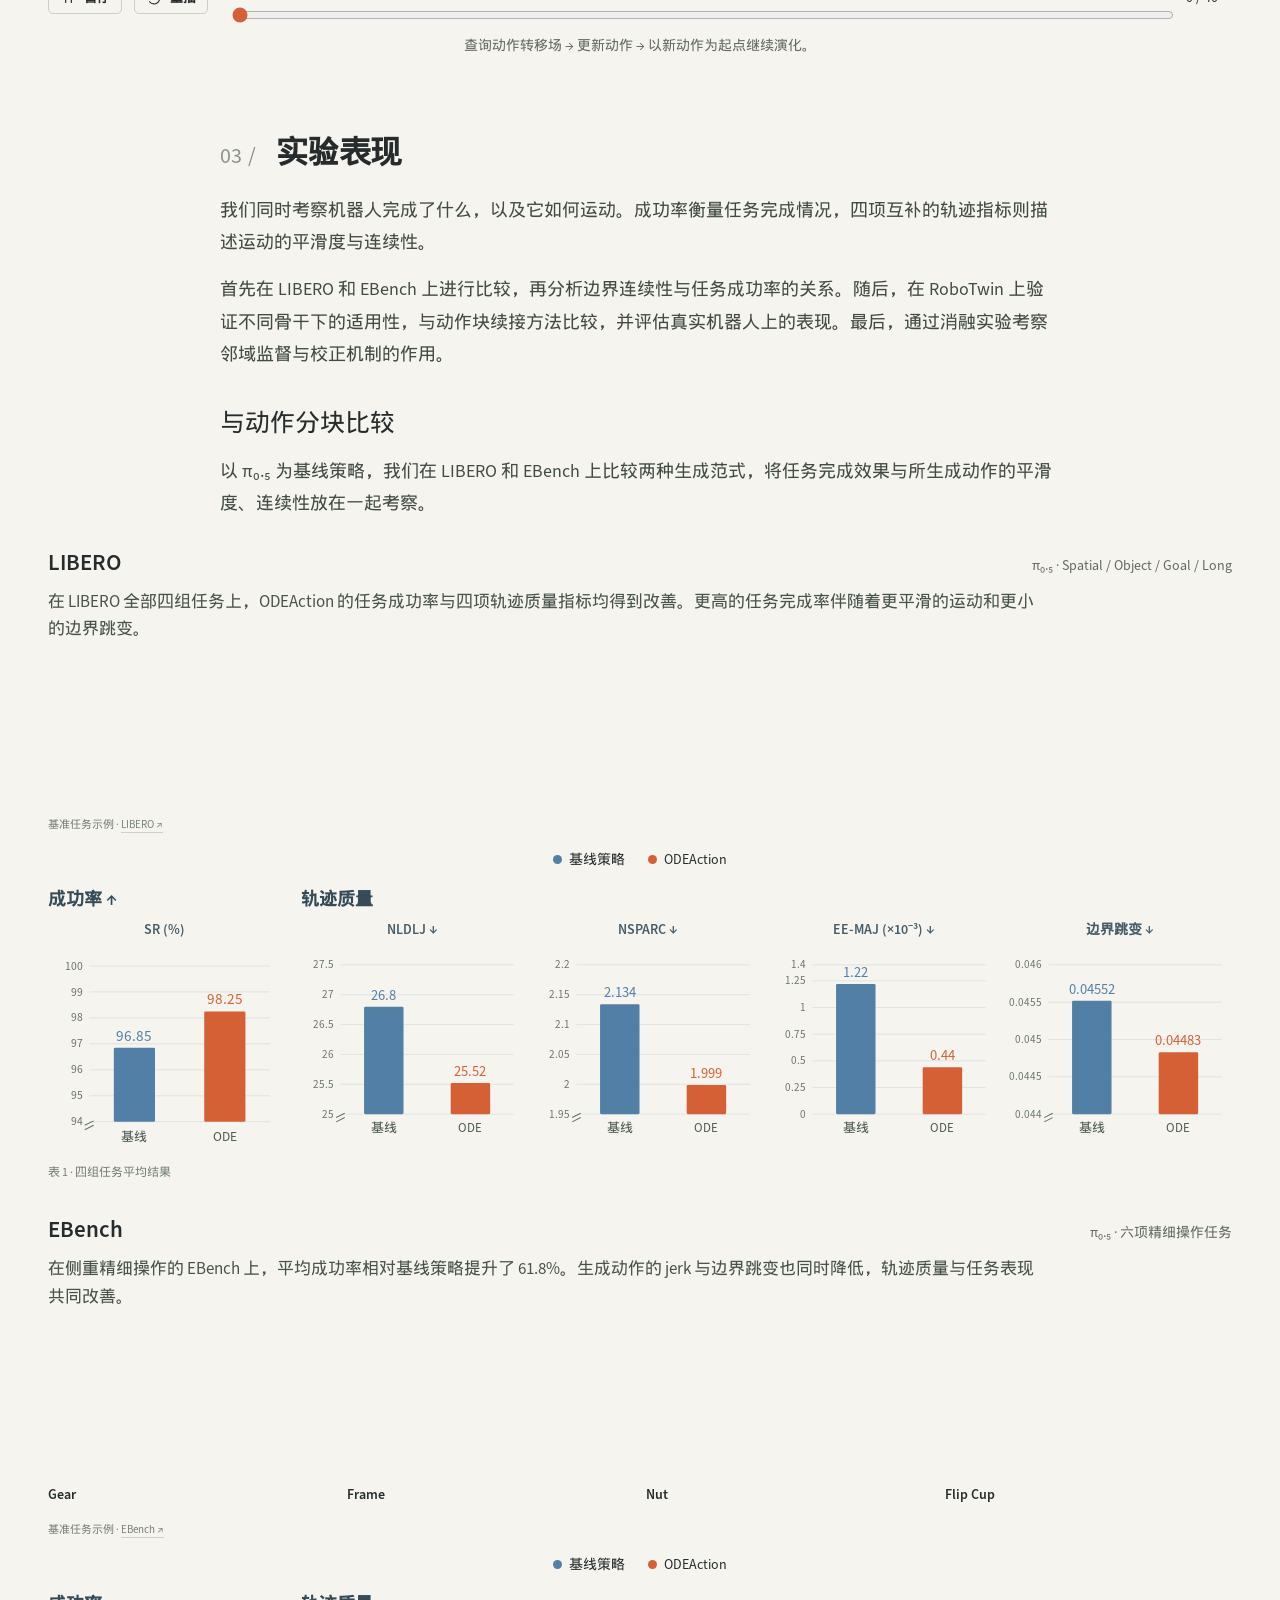
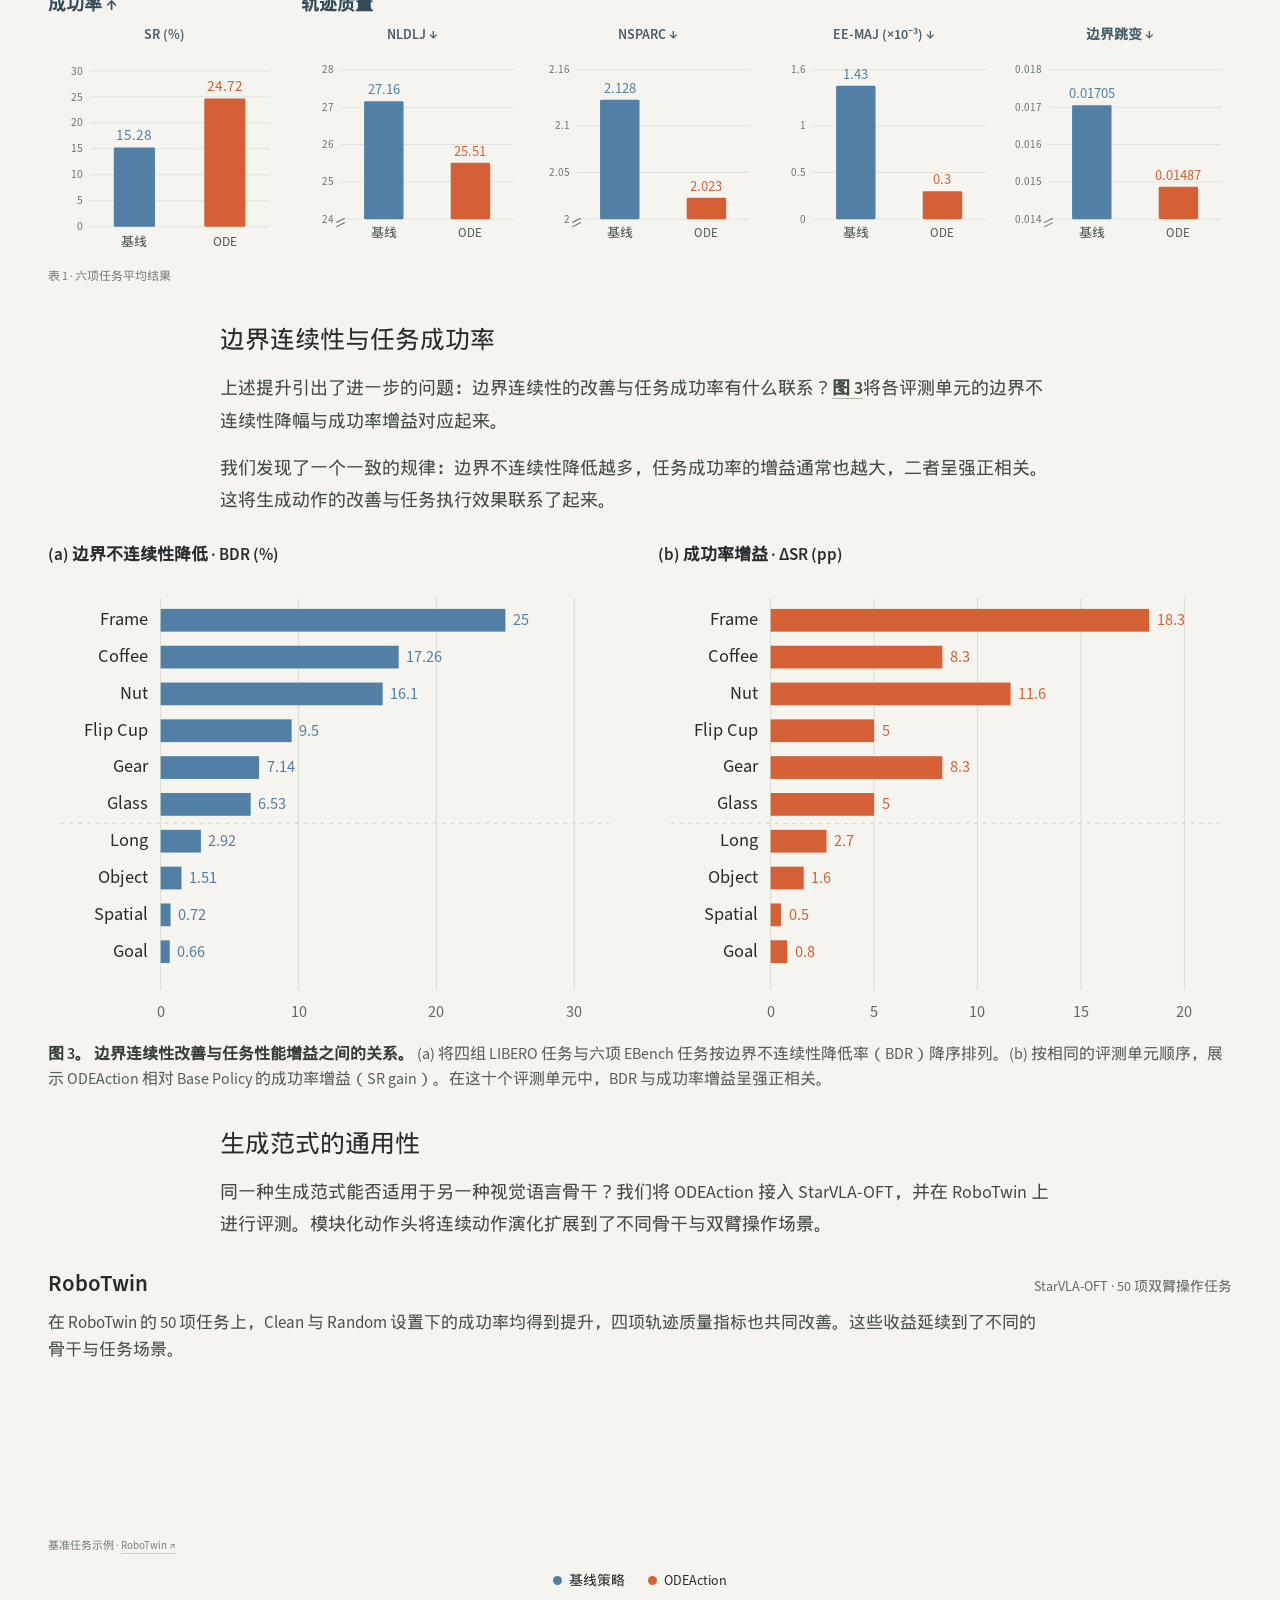
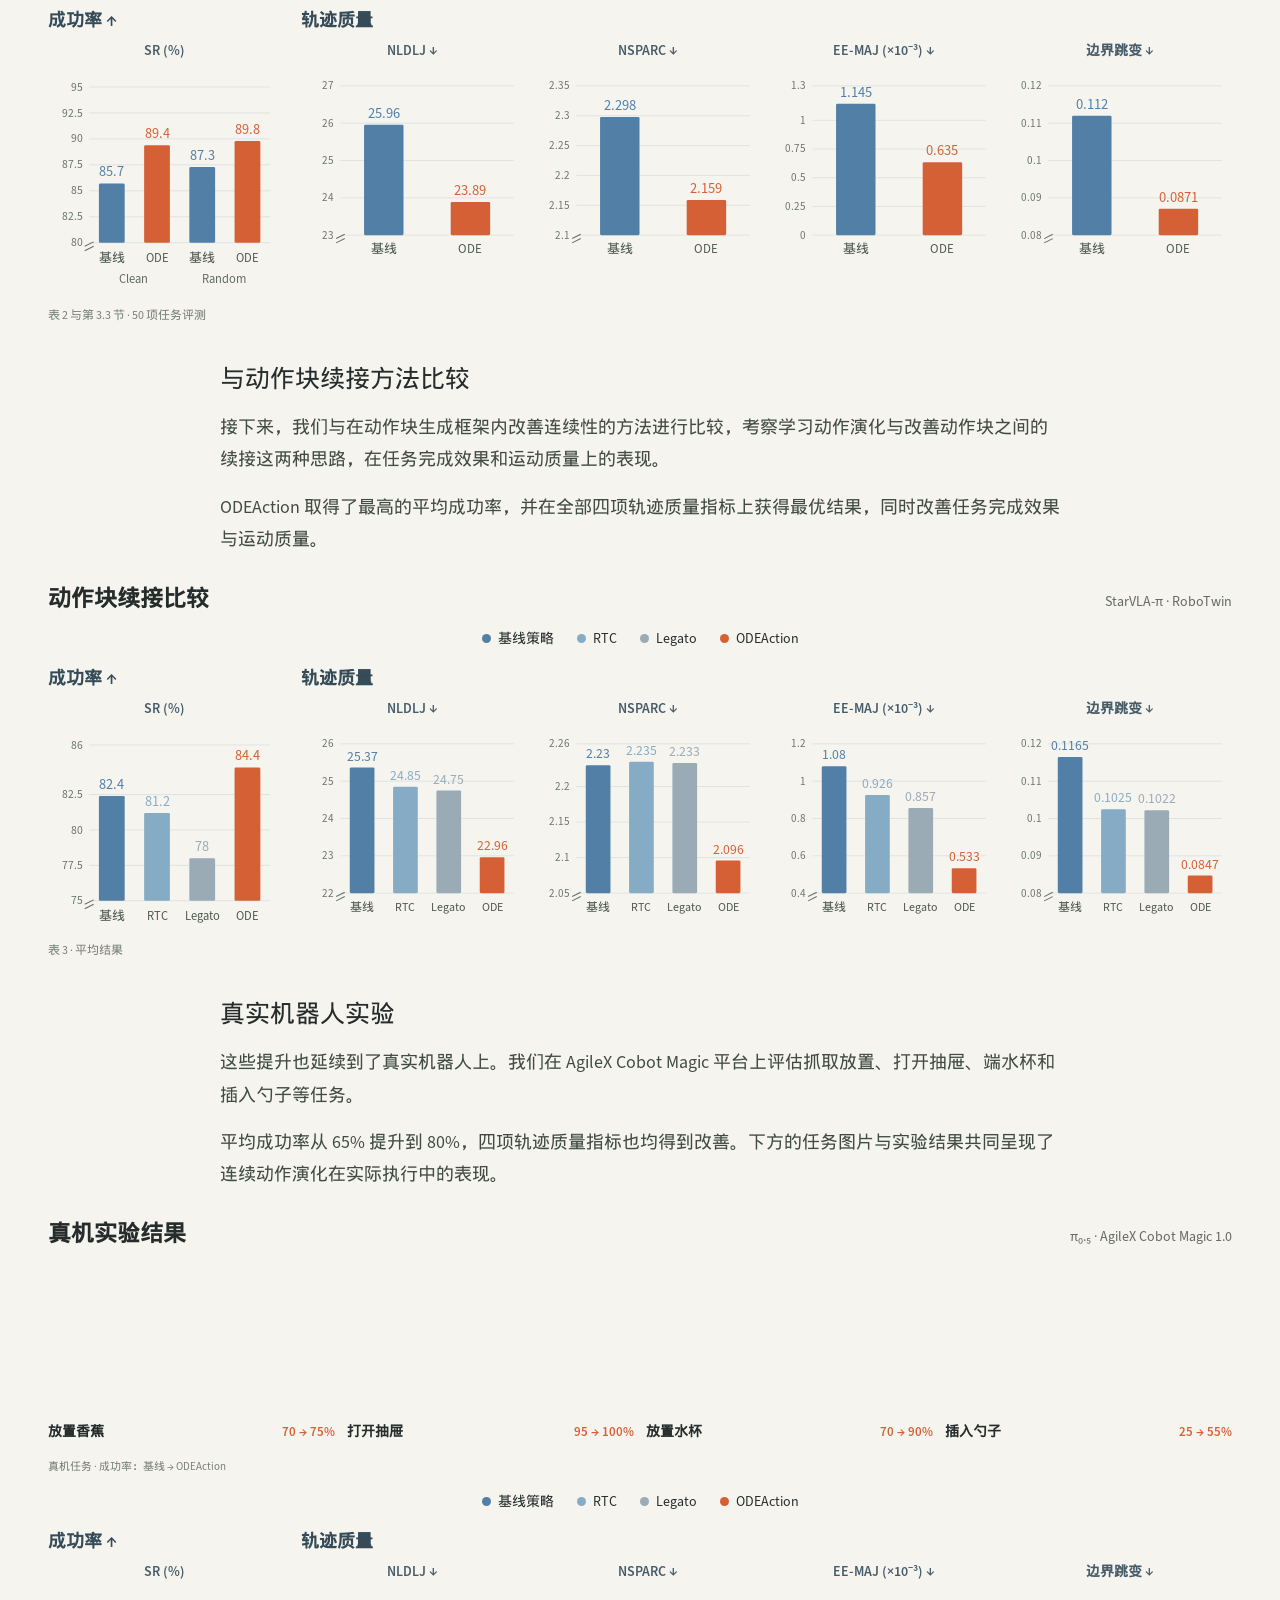
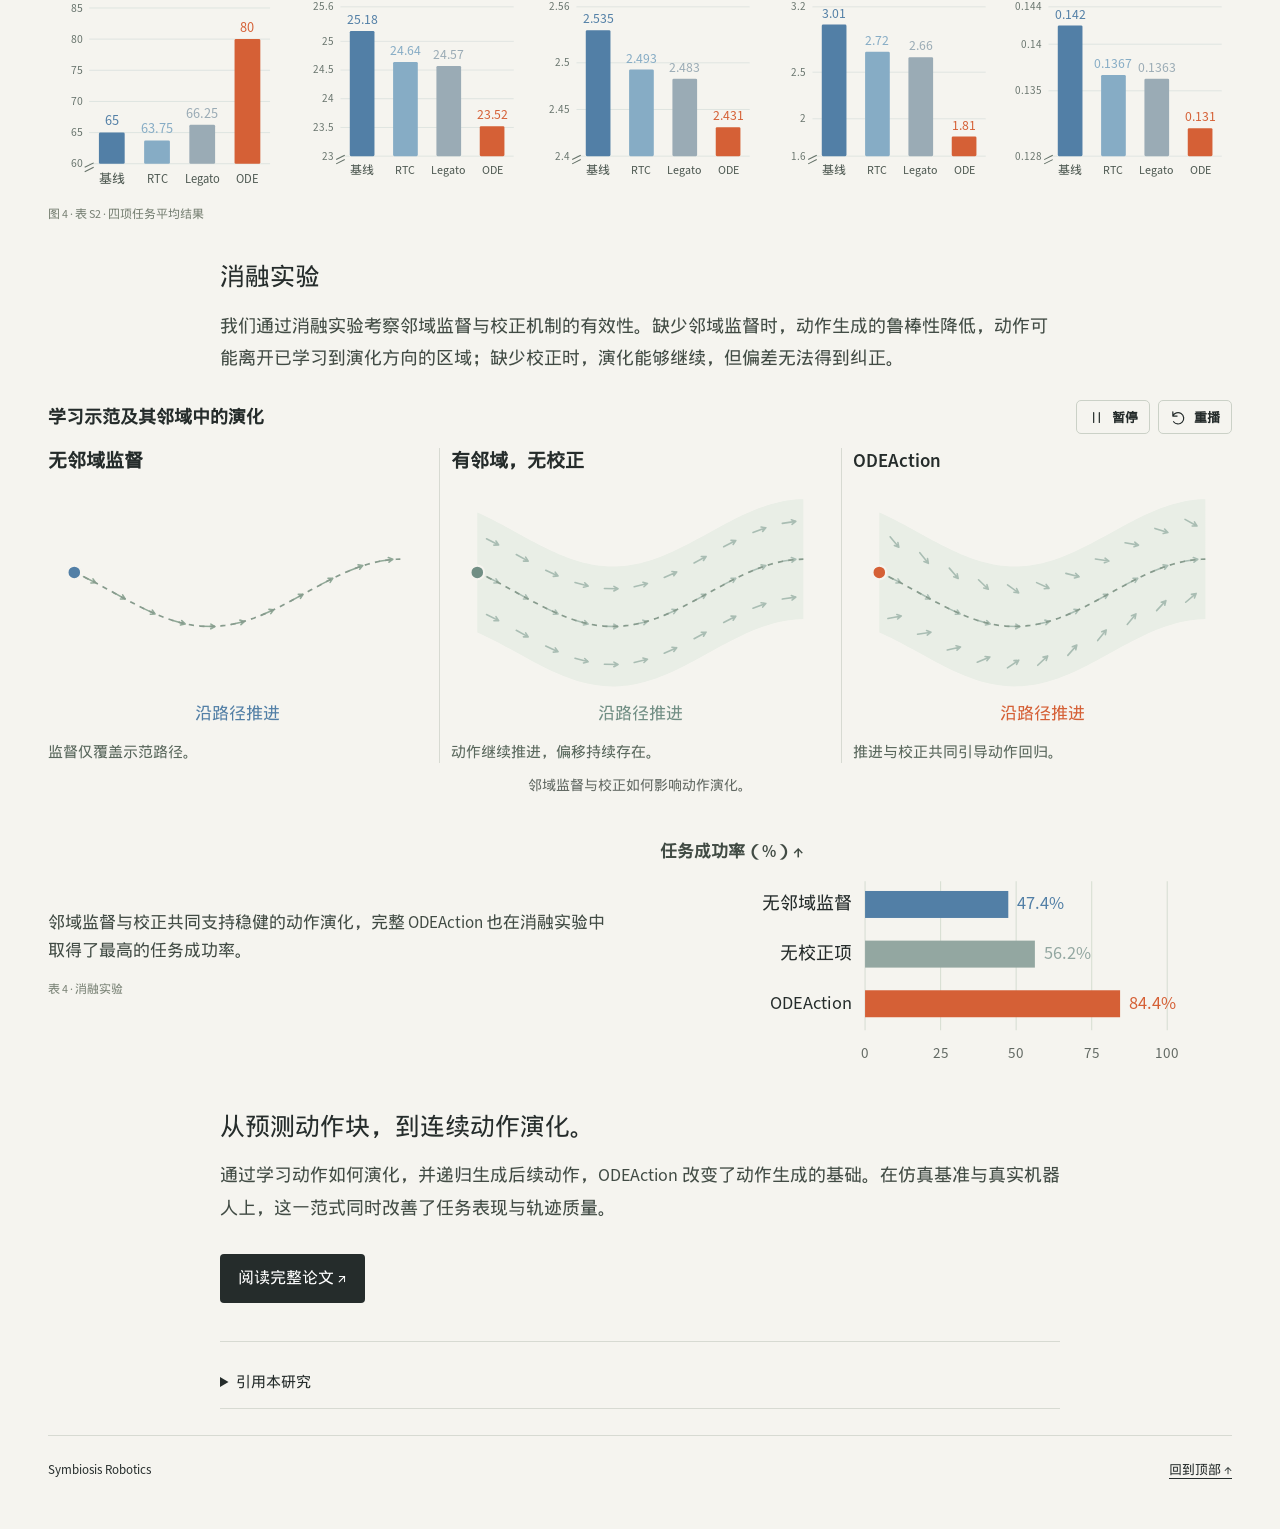
<file: zh.html>
<!doctype html>
<html lang="zh-CN"><head><meta charset="utf-8"><meta name="viewport" content="width=device-width,initial-scale=1"><meta name="theme-color" content="#f5f4ef"><meta name="description" content="ODEAction 学习动作如何演化。通过交互图解与机器人实验，了解连续动作生成。"><title>ODEAction — 从预测动作块到连续动作演化</title><link rel="icon" href="assets/logo.svg" type="image/svg+xml"><link rel="stylesheet" href="style.css"><link rel="alternate" hreflang="en" href="index.html"><link rel="alternate" hreflang="zh-CN" href="zh.html"></head>
<body><a class="skip" href="#story">跳到正文</a><header><a class="brand" href="#top"><img src="assets/logo.svg" alt="Symbiosis Robotics"></a><nav aria-label="主导航"><a href="#idea">思路</a><a href="#method">方法</a><a href="#results">结果</a><a class="paper-link" href="https://arxiv.org/abs/2611.09672">阅读论文 ↗</a><a class="language-link" href="index.html" lang="en" hreflang="en" aria-label="Switch to English">English</a></nav></header>

<main id="top">
<div class="hero wide">
  <div class="eyebrow">SYMBIOSIS ROBOTICS · 研究</div>
  <h1>ODEAction</h1>
  <p class="subtitle"><span>从预测动作块</span><span>到<em>连续动作演化。</em></span></p>
  <div class="hero-bottom"><p class="intro">ODEAction 学习当前动作如何演化，并通过积分递归生成后续动作。</p><div class="links"><a href="https://arxiv.org/abs/2611.09672">论文 ↗</a><a href="https://github.com/OpenHelix-Team/ODEAction">代码 ↗</a><a href="video/index.html">视频 ↗ <span class="video-duration">4:46</span></a></div></div>
<div class="front-authors" id="authors"><div id="authorList" aria-label="作者"></div><div class="author-meta"><span>‡ 项目负责人 · * 通讯作者</span><details><summary>所属机构</summary><div id="affiliationList"></div></details></div></div>
</div>
<figure class="wide comparison" id="idea">
  <div class="compare-grid">
    <div><div class="plot-heading"><span class="dot blue"></span>动作分块<span class="plot-index">01</span></div>
      <svg id="chunks" viewBox="0 0 560 216" role="img" aria-label="两个独立预测的动作块，在交界处出现跳变"></svg>
      <p>一次预测一个动作块，再预测下一个。</p></div>
    <div><div class="plot-heading"><span class="dot orange"></span>连续动作演化<span class="plot-index">02</span></div>
      <svg id="continuous" viewBox="0 0 560 216" role="img" aria-label="动作沿着相连的轨迹逐步演化"></svg>
      <p>从当前动作出发，逐步演化。</p></div>
  </div>
  <figcaption><span>两种动作生成范式</span><div class="figure-actions"><button class="control-button" id="heroPlay"><svg class="icon" viewBox="0 0 24 24" aria-hidden="true"><path d="M8 5v14M16 5v14"/></svg><span>暂停</span></button><button class="control-button" id="heroReplay"><svg class="icon" viewBox="0 0 24 24" aria-hidden="true"><path d="M4 10a8 8 0 1 1 1 8M4 4v6h6"/></svg><span>重播</span></button></div></figcaption>
</figure>
<article id="story">
<section class="idea-section">
  <figure class="wide paper-figure teaser" id="figure1">
    <img src="assets/figure1.png" width="1800" height="750" alt="图 1：动作生成范式、满水杯执行对比、末端轨迹与代表性实验结果" loading="lazy">
    <figcaption id="figure1-caption" class="paper-caption"><div class="caption-copy"><strong>图 1。 从动作块预测到连续动作演化。</strong> (a) Base Policy 使用动作块预测，在动作块切换处容易出现动作突变，而 ODEAction 的连续演化使动作轨迹连续生成。真实机器人任务执行及对应末端轨迹的对比，展示了两种方法在执行平滑度和轨迹连续性上的差异。(b) EBench 仿真与真实机器人任务上的代表性结果：与 Base Policy 相比，ODEAction 提高了任务成功率（SR），并降低了末端平均绝对 jerk（EE-MAJ）。</div><button class="control-button" data-zoom="figure1.png"><svg class="icon" viewBox="0 0 24 24" aria-hidden="true"><path d="M9 4H4v5m11-5h5v5M4 15v5h5m11-5v5h-5"/></svg><span>放大</span></button></figcaption>
  </figure>
  <div class="prose"><h2 class="section-title"><span>01</span> 核心思路</h2>
    <h3>从动作块预测，到连续动作演化。</h3>
<p>视觉语言动作模型通常将一段未来动作预测为一个<strong>动作块（action chunk）</strong>。机器人执行这些动作后，再切换到新预测的动作块。分别预测的动作块在切换时，可能在交界处产生突变。</p>
<p>ODEAction 改变了模型的预测对象：学习<strong>当前动作的演化率</strong>。从当前动作出发，对学到的演化率进行积分，递归生成后续动作，使每一步生成都与前一步建立明确的依赖。这就是从预测未来动作块，到<strong>连续动作演化（Continuous Action Evolution）</strong>的范式转变。</p>
</div>

  <div class="prose teaser-story"><h3>动作生成方式如何影响实际执行？</h3>
<p>我们通过一个真实机器人实验展示两种动作生成范式的区别：机器人需要将装有水的杯子平稳地移动到盘子上，避免水洒出。如<a class="figure-ref" href="#figure1-caption">图 1(a)</a>所示，执行画面与末端轨迹共同呈现了这一差异：动作块策略出现轨迹跳变并伴随洒水，ODEAction 则以更平滑的轨迹完成移动，没有发生洒水。</p>
<p>接下来的问题是：如何从示范中学到动作的连续演化规律？</p>
</div>
</section>
<section id="method">
  <div class="prose"><h2 class="section-title"><span>02</span> 方法</h2><h3>学习动作转移场。</h3>
<p>我们用常微分方程（ODE）描述动作的连续演化，并将其中的向量场定义为<strong>动作转移场（Action Transition Field）</strong>。给定查询动作、演化时间与任务条件，这个场给出动作的演化率。</p>
<p><a class="figure-ref" href="#figure2-caption">图 2</a>将三个步骤连接起来：从示范及其邻域构造目标场（a），通过直接监督学习条件场（b），再在推理时从当前动作出发，对学到的场进行积分（c）。通过这三个步骤，模型从示范动作中学会动作如何演化。</p>
</div>
  <figure class="wide method-figure paper-figure" id="methodFigure">
    <div class="method-toolbar"><div id="methodStep" class="method-step">a · 从示范构造目标动作转移场。</div><div class="figure-actions"><button class="control-button" data-zoom="figure2.png"><svg class="icon" viewBox="0 0 24 24" aria-hidden="true"><path d="M9 4H4v5m11-5h5v5M4 15v5h5m11-5v5h-5"/></svg><span>放大</span></button><button class="control-button" id="methodPlay"><svg class="icon" viewBox="0 0 24 24" aria-hidden="true"><path d="M8 5v14M16 5v14"/></svg><span>暂停</span></button><button class="control-button" id="methodReplay"><svg class="icon" viewBox="0 0 24 24" aria-hidden="true"><path d="M4 10a8 8 0 1 1 1 8M4 4v6h6"/></svg><span>重播</span></button></div></div>
    <svg viewBox="6 10 1788 668" role="img" aria-label="图 2：构造目标场、直接学习向量场，再通过 ODE 递归生成动作"><defs><clipPath id="clip-a"><rect width="1045" height="404"/></clipPath><clipPath id="clip-b"><rect y="404" width="1045" height="319"/></clipPath><clipPath id="clip-c"><rect x="1045" width="755" height="723"/></clipPath></defs><image class="method-underlay" href="assets/figure2.png" width="1800" height="723"/><image class="method-part" data-part="a" href="assets/figure2.png" width="1800" height="723" clip-path="url(#clip-a)"/><image class="method-part" data-part="b" href="assets/figure2.png" width="1800" height="723" clip-path="url(#clip-b)"/><image class="method-part" data-part="c" href="assets/figure2.png" width="1800" height="723" clip-path="url(#clip-c)"/></svg>
    <div class="sequence-progress" aria-hidden="true"><i></i><i></i><i></i></div>
    <figcaption id="figure2-caption" class="paper-caption"><div class="caption-copy"><strong>图 2。 学习动作转移场并递归生成动作。</strong> (a) 将离散的示范动作插值为连续轨迹，结合沿示范的推进与偏离校正构造目标转移向量，在轨迹邻域中形成目标动作转移场 F*。(b) 训练时，通过直接监督学习动作转移场 Fθ。(c) 推理时，以当前动作作为初始条件，通过 ODE 对学到的动作转移场进行数值积分，递归生成后续动作。</div></figcaption>
  </figure>
  <div class="prose"><h3>从示范中构造目标演化率。</h3>
<p>首先，通过插值将离散示范动作连接成连续路径 γ(τ)，路径的切向量描述示范动作的推进方向与速率。递归生成的动作可能偏离这条路径，因此我们进一步在路径附近采样，将监督扩展到邻域。</p>
<p>对于每个查询动作，<strong>推进分量</strong>描述对应演化时刻沿示范的变化，<strong>校正分量</strong>则指向对应的示范动作。二者相加得到目标演化率。下方动画自动展示查询位置沿路径及在路径两侧变化时，两个分量如何共同决定演化率；也可以切换到手动探索，自行选择查询位置。</p>
</div>
  <figure class="wide field-panel" id="fieldPanel">
    <div class="figure-top"><h4>一个动作，两个分量，一个演化方向</h4><div class="field-actions"><div class="field-modes" role="group" aria-label="探索模式"><button class="control-button" id="fieldAuto" aria-pressed="true">自动演示</button><button class="control-button" id="fieldManual" aria-pressed="false">手动探索</button></div><button class="control-button" id="fieldPlay"><svg class="icon" viewBox="0 0 24 24" aria-hidden="true"><path d="M8 5v14M16 5v14"/></svg><span>暂停</span></button></div></div>
    <div class="field-layout"><div class="field-visual"><svg id="field" viewBox="0 0 760 310" role="img" aria-label="可交互的动作转移场，展示推进与回归向量"></svg><p class="field-name">目标动作转移场 · F*</p></div><div class="vector-inset"><span class="inset-title">向量合成</span><svg id="vectorSum" viewBox="0 0 260 230" role="img" aria-label="推进向量与校正向量相加，得到目标转移向量"></svg></div></div>
    <div class="legend field-legend"><span><i class="blue"></i>推进分量</span><span><i class="gold"></i>校正分量</span><span><i class="orange"></i>目标方向</span></div>
    <div class="controls"><label>沿示范的位置<input id="position" type="range" min="15" max="80" step="any" value="22"></label><label>偏离路径的距离<input id="offset" type="range" min="-62" max="62" step="any" value="12"></label></div>
    <figcaption class="formula"><span>F*(a, τ) = <b class="term-blue">γ̇(τ)</b> + <b class="term-gold">k (γ(τ) − a)</b></span><span>推进分量 + 校正分量</span></figcaption>
  </figure>
  <div class="prose method-learning"><h3>通过直接监督学习动作转移场。</h3>
<p>目标场为每个采样动作及其演化时间提供目标演化率。模型结合当前观测与任务指令，学习预测这个向量。训练直接减小预测向量与目标向量之间的差异，无需通过 ODE 积分生成轨迹。</p>
<p>这对应<a class="figure-ref" href="#figure2-caption">图 2(b)</a>中的场学习：示范与邻域查询动作共同提供监督，让模型学会路径上及路径附近的动作如何演化。</p>
</div>
<div class="prose method-rollout"><h3>通过递归积分生成动作。</h3>
<p>推理时，学到的场开始驱动动作生成。我们以当前动作为初始条件，每一步积分先查询动作转移场，得到演化率，再据此生成下一个动作。新动作成为下一步的起点，从而在整个生成序列中建立明确的递归依赖。</p>
<p>ODEAction 以模块化动作头的形式实现，可以将这一生成范式接入不同的视觉语言骨干。接下来的实验将考察，这种改变能否同时改善任务完成效果与运动质量。</p>
</div>
  <figure class="wide field-panel" id="rollPanel"><div class="figure-top"><h4>动作的递归演化</h4><span class="equation">aₙ₊₁ = aₙ + Δτ Fθ(aₙ, τₙ | c)</span></div><svg id="rollout" viewBox="0 0 1000 290" role="img" aria-label="对动作转移场逐步进行数值积分"></svg><p class="field-name">学习到的动作转移场 · Fθ</p><div class="controls rollout-controls"><button class="control-button" id="rollPlay"><svg class="icon" viewBox="0 0 24 24" aria-hidden="true"><path d="M8 5v14M16 5v14"/></svg><span>暂停</span></button><button class="control-button" id="rollReset"><svg class="icon" viewBox="0 0 24 24" aria-hidden="true"><path d="M4 10a8 8 0 1 1 1 8M4 4v6h6"/></svg><span>重播</span></button><label class="timeline">演化时间<input id="rollTime" type="range" min="0" max="40" value="0"></label><output id="rollCount">0 / 40</output></div><figcaption>查询动作转移场 → 更新动作 → 以新动作为起点继续演化。</figcaption></figure>
</section>
<section id="results"><div class="prose"><h2 class="section-title"><span>03</span> 实验表现</h2>
<p>我们同时考察机器人完成了什么，以及它如何运动。成功率衡量任务完成情况，四项互补的轨迹指标则描述运动的平滑度与连续性。</p>
<p>首先在 LIBERO 和 EBench 上进行比较，再分析边界连续性与任务成功率的关系。随后，在 RoboTwin 上验证不同骨干下的适用性，与动作块续接方法比较，并评估真实机器人上的表现。最后，通过消融实验考察邻域监督与校正机制的作用。</p></div>
<div id="chunking-results" class="experiment-section"><div class="prose"><h3>与动作分块比较</h3>
<p>以 π₀.₅ 为基线策略，我们在 LIBERO 和 EBench 上比较两种生成范式，将任务完成效果与所生成动作的平滑度、连续性放在一起考察。</p></div><div class="wide result-slot" data-result="libero"></div><div class="wide result-slot" data-result="ebench"></div></div>
<div id="bdr-analysis" class="experiment-section"><div class="prose"><h3>边界连续性与任务成功率</h3>
<p>上述提升引出了进一步的问题：边界连续性的改善与任务成功率有什么联系？<a class="figure-ref" href="#figure3-caption">图 3</a>将各评测单元的边界不连续性降幅与成功率增益对应起来。</p>
<p>我们发现了一个一致的规律：边界不连续性降低越多，任务成功率的增益通常也越大，二者呈强正相关。这将生成动作的改善与任务执行效果联系了起来。</p></div>
<figure id="figure3" class="wide bdr-figure"><div id="bdrChart"></div><figcaption id="figure3-caption" class="paper-caption"><div class="caption-copy"><strong>图 3。 边界连续性改善与任务性能增益之间的关系。</strong> (a) 将四组 LIBERO 任务与六项 EBench 任务按边界不连续性降低率（BDR）降序排列。(b) 按相同的评测单元顺序，展示 ODEAction 相对 Base Policy 的成功率增益（SR gain）。在这十个评测单元中，BDR 与成功率增益呈强正相关。</div></figcaption></figure></div>
<div id="generality" class="experiment-section"><div class="prose"><h3>生成范式的通用性</h3>
<p>同一种生成范式能否适用于另一种视觉语言骨干？我们将 ODEAction 接入 StarVLA-OFT，并在 RoboTwin 上进行评测。模块化动作头将连续动作演化扩展到了不同骨干与双臂操作场景。</p></div><div class="wide result-slot" data-result="robotwin"></div></div>
<div id="continuation" class="experiment-section"><div class="prose"><h3>与动作块续接方法比较</h3>
<p>接下来，我们与在动作块生成框架内改善连续性的方法进行比较，考察学习动作演化与改善动作块之间的续接这两种思路，在任务完成效果和运动质量上的表现。</p>
<p>ODEAction 取得了最高的平均成功率，并在全部四项轨迹质量指标上获得最优结果，同时改善任务完成效果与运动质量。</p></div><div class="wide result-slot" data-result="continuation"></div></div>
<div id="real-robots" class="experiment-section"><div class="prose"><h3>真实机器人实验</h3>
<p>这些提升也延续到了真实机器人上。我们在 AgileX Cobot Magic 平台上评估抓取放置、打开抽屉、端水杯和插入勺子等任务。</p>
<p>平均成功率从 65% 提升到 80%，四项轨迹质量指标也均得到改善。下方的任务图片与实验结果共同呈现了连续动作演化在实际执行中的表现。</p></div><div class="wide result-slot" data-result="real"></div></div>
<div id="ablation" class="experiment-section"><div class="prose"><h3>消融实验</h3>
<p>我们通过消融实验考察邻域监督与校正机制的有效性。缺少邻域监督时，动作生成的鲁棒性降低，动作可能离开已学习到演化方向的区域；缺少校正时，演化能够继续，但偏差无法得到纠正。</p></div>
<figure id="ablationFigure" class="wide ablation-figure"><div class="ablation-toolbar"><span id="ablationStage">沿示范推进</span><div class="figure-actions"><button class="control-button" id="ablationPlay"><svg class="icon" viewBox="0 0 24 24" aria-hidden="true"><path d="M8 5v14M16 5v14"/></svg><span>暂停</span></button><button class="control-button" id="ablationReplay"><svg class="icon" viewBox="0 0 24 24" aria-hidden="true"><path d="M4 10a8 8 0 1 1 1 8M4 4v6h6"/></svg><span>重播</span></button></div></div><div class="ablation-grid"><div><h4>无邻域监督</h4><svg id="ablation-0" viewBox="0 0 360 245" role="img" aria-label="监督仅覆盖示范路径。"></svg><p>监督仅覆盖示范路径。</p></div><div><h4>有邻域，无校正</h4><svg id="ablation-1" viewBox="0 0 360 245" role="img" aria-label="动作继续推进，偏移持续存在。"></svg><p>动作继续推进，偏移持续存在。</p></div><div><h4>ODEAction</h4><svg id="ablation-2" viewBox="0 0 360 245" role="img" aria-label="推进与校正共同引导动作回归。"></svg><p>推进与校正共同引导动作回归。</p></div></div><figcaption>邻域监督与校正如何影响动作演化。</figcaption></figure>
<div class="wide ablation-evidence"><div><p>邻域监督与校正共同支持稳健的动作演化，完整 ODEAction 也在消融实验中取得了最高的任务成功率。</p><p class="chart-source">表 4 · 消融实验</p></div><div><h4>任务成功率（%）↑</h4><div id="ablationChart"></div></div></div></div>
<div class="prose closing"><h3>从预测动作块，到连续动作演化。</h3>
<p>通过学习动作如何演化，并递归生成后续动作，ODEAction 改变了动作生成的基础。在仿真基准与真实机器人上，这一范式同时改善了任务表现与轨迹质量。</p><a class="read-button" href="https://arxiv.org/abs/2611.09672">阅读完整论文 ↗</a></div>
</section>
<section id="cite" class="prose credits"><details><summary>引用本研究</summary><pre id="citation"></pre><button id="copyCitation">复制引用</button></details></section></article></main><footer class="wide"><span>Symbiosis Robotics</span><a href="#top">回到顶部 ↑</a></footer><dialog id="figureDialog"><button class="control-button" id="closeFigure" autofocus><svg class="icon" viewBox="0 0 24 24" aria-hidden="true"><path d="m6 6 12 12M18 6 6 18"/></svg><span>关闭</span></button><div class="zoom-scroll"><img src="assets/figure2.png" alt="论文原图大图"></div></dialog><script src="app.zh.js"></script><script src="language.js"></script></body></html>
</file>
<file: style.css>
@font-face{font-family:Source;src:url('assets/fonts/SourceSans3-Regular.otf')}@font-face{font-family:Source;src:url('assets/fonts/SourceSans3-Semibold.otf');font-weight:600}@font-face{font-family:Serif;src:url('assets/fonts/SourceSerif4-Regular.otf')}@font-face{font-family:Chinese;src:url('assets/fonts/Chinese.woff2') format('woff2');font-display:swap}
:root{--bg:#f5f4ef;--ink:#252c2b;--muted:#626963;--line:#d7dad2;--orange:#d56036;--blue:#527fa6;--gold:#ad8c35;--teal:#7baba4}
*{box-sizing:border-box}html{scroll-behavior:smooth;scroll-padding-top:28px}body{margin:0;color:var(--ink);background:var(--bg);font:18px/1.65 Source,Arial,sans-serif;-webkit-font-smoothing:antialiased}button,input{font:inherit}button,a,input{-webkit-tap-highlight-color:transparent}a{color:inherit;text-underline-offset:4px}button{cursor:pointer;border:1px solid var(--line);background:transparent;color:var(--ink)}button:focus-visible,a:focus-visible,input:focus-visible{outline:2px solid var(--orange);outline-offset:4px}button:hover{background:#e8eae1}a:hover{color:var(--orange)}button:disabled{cursor:default}
header{height:72px;max-width:1392px;padding:0 40px;margin:auto;display:flex;align-items:center;justify-content:space-between;border-bottom:1px solid var(--line)}.brand{display:flex}.brand img{width:166px;height:auto}nav{display:flex;gap:25px;align-items:center;font-size:15px}nav a{text-decoration:none}.paper-link{border-bottom:1px solid}nav .language-link{border-left:1px solid var(--line);padding-left:20px;font-family:Source,Chinese,sans-serif;white-space:nowrap}
.wide{width:calc(100% - 64px);max-width:1184px;margin:26px auto}.prose{max-width:840px;width:calc(100% - 64px);margin-left:auto;margin-right:auto}.hero{padding-top:19px;margin-bottom:23px}.eyebrow{font:12px/1.4 Source,sans-serif;letter-spacing:.13em;color:var(--muted);margin-bottom:13px}h1{font:400 70px/1.1 Serif,Georgia,serif;letter-spacing:-3px;margin:0 0 12px}.subtitle{font:400 40px/1.25 Serif,Georgia,serif;letter-spacing:-1.2px;margin:0 0 14px}.subtitle>span{display:inline-block;max-width:100%}.subtitle em{font-style:normal;color:var(--orange)}.hero-bottom{display:flex;align-items:center;justify-content:space-between;gap:20px}.intro{color:var(--muted);font-size:18px;line-height:1.55;margin:0}.links{display:flex;gap:24px;font-size:15px;white-space:nowrap}h2{margin:0 0 18px}h3{font:400 26px/1.35 Serif,Georgia,serif;letter-spacing:-.3px;margin:0 0 14px}h4{font-size:18px;font-weight:600;line-height:1.4;margin:0}h5{font-size:15px;font-weight:600;line-height:1.4;margin:0}p{margin:0 0 15px}strong{font-weight:600}section{padding-top:40px}.idea-section{padding-top:2px}.section-title{font:600 32px/1.3 Source,Chinese,sans-serif;letter-spacing:-.5px;margin:0 0 20px}.section-title>span{font-size:22px;color:#8a9389;margin-right:15px;font-weight:400}.section-title>span:after{content:' /';margin-left:3px}.prose>p{color:#414b44}.prose>p:last-child{margin-bottom:0}
.front-authors{margin-top:17px;font-size:16px;line-height:1.85;max-width:1130px}#authorList>span{white-space:nowrap}sup{font-size:10px;margin-left:3px;color:var(--muted)}.author-meta{display:flex;gap:22px;align-items:baseline;margin-top:5px;color:var(--muted);font-size:13px}.author-meta>span{flex-shrink:0}.author-meta details{padding:0;border:0;flex:1}.author-meta summary{width:fit-content}.author-meta details[open]{color:var(--ink)}#affiliationList{display:grid;grid-template-columns:1fr 1fr;gap:3px 20px;padding-top:8px}#affiliationList p{font-size:13px;line-height:1.5;margin:0}
svg{width:100%;display:block;overflow:visible}svg text{font-family:Source,Arial,sans-serif}.icon{width:17px;height:17px;flex-shrink:0;fill:none;stroke:currentColor;stroke-width:1.7;stroke-linecap:round;stroke-linejoin:round;overflow:visible}.control-button{display:inline-flex;align-items:center;justify-content:center;gap:7px;border:1px solid #cbd1c7;border-radius:5px;padding:7px 11px;font-size:13px;line-height:1.35;font-weight:600;white-space:nowrap;min-height:34px;transition:background .15s,border-color .15s}.control-button:hover{border-color:#9da99b;background:#edf0e8}.figure-actions{display:flex;align-items:center;gap:8px;flex-shrink:0}.dot,.legend i{width:9px;height:9px;border-radius:50%;display:inline-block;flex-shrink:0}.blue{background:var(--blue)}.orange{background:var(--orange)}.gold{background:var(--gold)}
/* Figures belong to the article surface. Only scientific regions carry fills. */
.comparison{padding:18px 0 0;border-top:1px solid var(--line)}.compare-grid{display:grid;grid-template-columns:1fr 1fr;gap:28px}.compare-grid>div+div{border-left:1px solid var(--line);padding-left:28px}.plot-heading{display:flex;gap:9px;align-items:center;font-size:21px;font-weight:600;line-height:1.3}.plot-index{display:none}.compare-grid svg{margin:9px 0 5px}.compare-grid svg text{font-weight:600}.compare-grid p{font-size:16px;font-weight:600;margin:0;color:#4e5c51}.comparison figcaption{border-top:1px solid var(--line);padding-top:10px;margin-top:16px;font-size:14px}.comparison figcaption>span{font-weight:600}
figcaption{font-size:14px;color:var(--muted);display:flex;justify-content:space-between;align-items:center;gap:18px;margin-top:12px;line-height:1.5}.paper-figure{padding:0}.paper-figure>img{width:100%;height:auto;display:block}.paper-caption{align-items:flex-start;line-height:1.6;font-size:16px;margin-top:15px;color:#566057;scroll-margin-top:30px}.caption-copy{flex:1}.caption-copy strong{color:#333f36}.paper-caption .control-button{margin-top:3px}.teaser{margin-bottom:30px}.teaser-story,.method-rollout{margin-top:25px}.method-toolbar,.ablation-toolbar{display:flex;align-items:center;justify-content:space-between;gap:22px;margin-bottom:14px}.method-step{font-size:20px;font-weight:600;line-height:1.45;min-height:58px;display:flex;align-items:center;max-width:800px}.method-underlay{opacity:.035}.method-part{opacity:1;transition:opacity .5s}.method-part.pending{opacity:0}.sequence-progress{display:flex;gap:5px;margin-top:10px}.sequence-progress i{height:2px;flex:1;background:#dfe4d9;transition:background .5s}.sequence-progress i.active{background:#8aab97}.figure-ref{font-weight:600;text-decoration-color:#a7b5a5}.reference-highlight .caption-copy{animation:reference-line 2.4s ease-out}@keyframes reference-line{0%,35%{box-shadow:inset 3px 0 var(--orange);color:var(--ink);padding-left:12px}100%{box-shadow:inset 0 0 transparent;padding-left:0}}
.field-panel{padding:14px 0 10px}.figure-top{display:flex;justify-content:space-between;gap:20px;align-items:center}.field-layout{display:grid;grid-template-columns:minmax(0,3fr) minmax(0,1fr);gap:18px;align-items:center;margin-top:5px}.vector-inset{border-left:1px solid var(--line);padding-left:18px}.inset-title{font-size:14px;font-weight:600;color:var(--muted)}.field-arrow>path{opacity:.7}.arrow-pulse{pointer-events:none}.legend{display:flex;justify-content:center;gap:22px;flex-wrap:wrap;font-size:14px;margin:6px 0 16px}.legend span{display:inline-flex;gap:7px;align-items:center}.field-legend{font-weight:600}.controls{display:flex;gap:32px;align-items:center;border-top:1px solid var(--line);padding-top:14px}.controls label{flex:1;font-size:14px;color:var(--muted)}input[type=range]{display:block;width:100%;accent-color:var(--orange);cursor:pointer;margin:10px 0 0}.formula{margin-top:16px;border-top:1px solid var(--line);padding-top:12px;justify-content:center;gap:30px}.formula>span:first-child{font:24px/1.5 Serif,Georgia,serif;color:var(--ink)}.formula b{font-weight:400}.term-blue{color:var(--blue)}.term-gold{color:var(--gold)}.equation{font:21px/1.4 Serif,Georgia,serif;color:var(--muted)}#rollout{margin:5px 0 0}.rollout-controls{gap:12px}.rollout-controls label{padding-left:12px}.rollout-controls output{font-size:14px;font-variant-numeric:tabular-nums;min-width:46px}.rollout-controls+figcaption{justify-content:center}
.experiment-section{margin-top:34px}.benchmark{padding:0;margin-bottom:30px}.benchmark-heading{display:flex;align-items:baseline;justify-content:space-between;gap:20px}.benchmark-heading h4{font-size:23px;font-weight:600;letter-spacing:0}.benchmark-tag{font-size:14px;color:var(--muted)}.benchmark-description{font-size:17px;line-height:1.6;max-width:1000px;margin:10px 0 16px;color:#47524a}.task-ribbon{display:grid;grid-template-columns:repeat(4,minmax(0,1fr));gap:12px;margin-top:14px}.task-thumb{min-width:0;overflow:hidden}.task-thumb svg,.task-thumb img{display:block;width:100%;height:150px;object-fit:cover;overflow:hidden}.task-thumb>span{display:flex;align-items:center;justify-content:space-between;gap:8px;font-size:14px;font-weight:600;padding:6px 0}.task-thumb b{font-size:13px;color:var(--orange);font-weight:600;white-space:nowrap}.task-thumb img[alt="Flip Cup"]{object-position:center top}.media-credit{font-size:11px;color:#788174;margin:7px 0 10px}.media-credit a{text-decoration:none;border-bottom:1px solid #cbd3c6}.chart-legend{margin:12px 0 15px;gap:23px;font-size:14px}.result-plots{display:grid;grid-template-columns:minmax(0,1fr) minmax(0,4fr);gap:20px}.success-group,.quality-group{padding:0}.quality-grid{display:grid;grid-template-columns:repeat(4,minmax(0,1fr));gap:13px}.quality-group>h4{margin-bottom:7px}.result-plots h4{font-size:18px;color:#354c58;white-space:nowrap}.metric-chart{min-width:0}.metric-chart h5,.chart-unit{font:600 14px/1.5 Source,Chinese,sans-serif;margin:0;color:#465c69;text-align:center;white-space:nowrap}.chart-unit{margin-top:7px}.chart-source{font-size:12px;color:#788174;margin:10px 0 0}.bdr-grid{display:grid;grid-template-columns:1fr 1fr;gap:36px}.bdr-grid h4{font-size:17px}.bdr-grid svg{margin-top:4px}.ablation-toolbar{font-weight:600;font-size:18px}.ablation-grid{display:grid;grid-template-columns:repeat(3,minmax(0,1fr));gap:24px}.ablation-grid>div{position:relative}.ablation-grid>div+div:before{content:"";position:absolute;left:-12px;top:0;bottom:0;width:1px;background:var(--line)}.ablation-grid h4{font-size:19px}.ablation-grid p{font-size:15px;line-height:1.5;margin:8px 0 0;color:#59675c}.ablation-figure figcaption{justify-content:center}.ablation-evidence{margin-top:44px;display:grid;grid-template-columns:1fr 1fr;gap:40px;align-items:center;font-size:17px;line-height:1.65;color:#414b44}.ablation-evidence h4{font-size:17px}.closing{padding-top:14px}.read-button{display:inline-block;padding:10px 18px;background:var(--ink);border-radius:4px;color:white;text-decoration:none;font-size:16px;margin-top:15px}.read-button:hover{background:#3f5141;color:white}
.credits{border-top:1px solid var(--line);margin-top:38px;padding-top:15px;font-size:15px}details{border-bottom:1px solid var(--line);padding:12px 0}summary{cursor:pointer}details p{font-size:14px;margin:10px 0}pre{white-space:pre-wrap;overflow-wrap:anywhere;font-size:12px}#copyCitation{padding:7px 12px;border-radius:4px;font-size:14px}footer{border-top:1px solid var(--line);padding:22px 0;font-size:13px;display:flex;justify-content:space-between}.skip{position:fixed;left:10px;top:-100px;background:white;padding:10px;z-index:100}.skip:focus{top:10px}.skip:not(:focus){clip-path:inset(50%);width:1px;height:1px;overflow:hidden;padding:0}dialog{border:1px solid var(--line);border-radius:6px;background:white;padding:18px;width:min(1450px,96vw);max-width:96vw}dialog::backdrop{background:#252c2bb3}.zoom-scroll{overflow:auto;margin-top:14px}.zoom-scroll img{width:100%;min-width:950px;display:block}#closeFigure{margin-left:auto;display:flex}
html[lang="zh-CN"] body{font-family:Source,Chinese,"PingFang SC","Microsoft YaHei",sans-serif;line-height:1.8}html[lang="zh-CN"] .subtitle,html[lang="zh-CN"] h3{font-family:Chinese,"PingFang SC","Microsoft YaHei",sans-serif;letter-spacing:0;line-height:1.45}html[lang="zh-CN"] .subtitle{font-size:36px}html[lang="zh-CN"] h3{font-size:25px}html[lang="zh-CN"] .eyebrow{font-family:Source,Chinese,sans-serif;letter-spacing:.1em}html[lang="zh-CN"] svg text{font-family:Source,Chinese,sans-serif}html[lang="zh-CN"] .prose em{font-style:normal}
@media(min-width:1500px){.wide{max-width:1240px}}
@media(max-width:1100px){.hero-bottom{align-items:flex-start}.intro{max-width:670px}.subtitle{font-size:35px}.result-plots{grid-template-columns:minmax(0,1fr) minmax(0,2fr)}.quality-grid{grid-template-columns:repeat(2,minmax(0,1fr));gap:18px}.success-group{align-self:start}.benchmark-heading{align-items:baseline}.task-thumb>span{display:block}.task-thumb b{display:block}.field-layout{grid-template-columns:minmax(0,2.7fr) minmax(0,1fr)}.method-toolbar{align-items:flex-start}.method-step{font-size:19px;min-height:83px}.bdr-grid{gap:22px}.ablation-grid{gap:16px}.ablation-grid>div+div:before{left:-8px}.ablation-grid h4{font-size:17px}}
@media(max-width:760px){body{font-size:17px}.wide,.prose{width:calc(100% - 36px)}header{height:64px;padding:0 18px}.brand img{width:137px}nav{gap:13px;font-size:13px}nav>a:not(.paper-link):not(.language-link){display:none}nav .language-link{padding-left:12px}.hero{padding-top:12px;margin-top:20px;margin-bottom:20px}h1{font-size:58px;letter-spacing:-2px}.subtitle{font-size:31px;letter-spacing:-.7px}.hero-bottom{display:block}.intro{font-size:17px}.links{margin-top:12px;gap:20px}.eyebrow{font-size:10px;margin-bottom:10px}.section-title{font-size:28px;margin-bottom:17px}.section-title>span{font-size:20px;margin-right:10px}h3{font-size:24px}section{padding-top:32px}.idea-section{padding-top:2px}.wide{margin-top:21px;margin-bottom:21px}.front-authors{font-size:14px;line-height:1.9;margin-top:14px}.author-meta{display:block;font-size:12px;margin-top:8px}.author-meta details{margin-top:5px}#affiliationList{grid-template-columns:1fr}.comparison{padding:16px 0 0}.compare-grid{grid-template-columns:1fr;gap:14px}.compare-grid>div+div{border-left:0;border-top:1px solid var(--line);padding:16px 0 0}.compare-grid svg{margin:5px 0 2px}.compare-grid svg text{font-size:20px}.plot-heading{font-size:19px}.compare-grid p{font-size:14px}.comparison figcaption{margin-top:12px;font-size:12px}.control-button{font-size:12px;padding:7px 9px;gap:5px;min-height:34px}.icon{width:15px;height:15px}.figure-actions{gap:6px}.paper-caption{font-size:14px;gap:12px;flex-wrap:wrap}.paper-caption .caption-copy{flex-basis:100%}.paper-caption .control-button{margin-top:0}.method-toolbar{display:block;margin-bottom:12px}.method-step{font-size:18px;min-height:79px;align-items:flex-start}.method-toolbar .figure-actions{justify-content:flex-end}.teaser-story{margin-top:22px}.field-panel{padding:10px 0}.figure-top h4{font-size:17px}.field-layout{grid-template-columns:1fr;gap:0}.field-visual>svg{margin:8px 0}.vector-inset{border-left:0;border-top:1px solid var(--line);display:flex;align-items:center;justify-content:space-between;padding:9px 10px 0}.vector-inset svg{width:190px;height:155px}.inset-title{font-size:14px;max-width:90px}.legend{font-size:12px;gap:12px;margin:10px 0 14px}.controls{gap:20px}.controls label{font-size:12px}.formula{display:block;text-align:center;padding-top:10px}.formula>span{display:block}.formula>span:first-child{font-size:21px}.formula>span+span{font-size:12px;margin-top:5px}.equation{font-size:17px}#rollPanel .figure-top{display:block}#rollPanel .equation{display:block;margin-top:8px}#rollout{margin:12px 0 8px}.rollout-controls{flex-wrap:wrap;gap:8px}.rollout-controls label{order:4;flex-basis:100%;padding-left:0}.rollout-controls output{margin-left:auto}.rollout-controls+figcaption{font-size:12px}.experiment-section{margin-top:28px}.benchmark{margin-bottom:24px}.benchmark-heading{display:block}.benchmark-heading h4{font-size:23px}.benchmark-tag{font-size:12px;display:block;margin-top:4px}.benchmark-description{font-size:16px;line-height:1.7;margin:11px 0 13px}.task-ribbon{grid-template-columns:repeat(2,minmax(0,1fr));gap:9px}.task-thumb svg,.task-thumb img{height:122px}.task-thumb>span{font-size:13px;padding:5px 0;line-height:1.5}.task-thumb b{font-size:12px}.media-credit{font-size:10px}.chart-legend{font-size:12px;gap:15px}.result-plots{display:block}.success-group{max-width:300px;margin:0 auto 16px}.quality-grid{grid-template-columns:1fr;gap:16px}.quality-group{max-width:328px;margin:auto}.quality-group>h4{margin-bottom:10px}.metric-chart{border-top:1px solid var(--line);padding-top:12px}.metric-chart:first-child{border-top:0;padding-top:0}.metric-chart h5{font-size:14px}.metric-chart svg{max-width:300px;margin:auto}.metric-chart svg text{font-weight:400}.bdr-grid{grid-template-columns:1fr;gap:20px}.bdr-grid h4{font-size:16px}.ablation-toolbar{display:block;font-size:17px}.ablation-toolbar>.figure-actions{justify-content:flex-end;margin-top:12px}.ablation-grid{grid-template-columns:1fr;gap:24px}.ablation-grid>div+div{border-top:1px solid var(--line);padding-top:18px}.ablation-grid>div+div:before{display:none}.ablation-grid svg{max-width:410px;margin:auto}.ablation-grid h4{font-size:19px}.ablation-grid p{text-align:center}.ablation-evidence{grid-template-columns:1fr;gap:14px;font-size:16px}.credits{margin-top:30px}footer{font-size:12px}html[lang="zh-CN"] .subtitle{font-size:29px}html[lang="zh-CN"] h3{font-size:24px}}
@media(max-width:360px){header{padding:0 12px}.brand img{width:116px}nav{gap:9px}nav .language-link{padding-left:9px}h1{font-size:52px}.comparison figcaption{gap:6px}.comparison figcaption>span{max-width:110px}.task-thumb svg,.task-thumb img{height:100px}.formula>span:first-child{font-size:18px}.subtitle{font-size:28px}html[lang="zh-CN"] .subtitle{font-size:26px}.method-step{min-height:84px}.method-toolbar .control-button{padding:7px 8px}.benchmark-tag{overflow-wrap:anywhere}}
@media(prefers-reduced-motion:reduce){html{scroll-behavior:auto}*{transition:none!important}.reference-highlight .caption-copy{animation:none;box-shadow:inset 3px 0 var(--orange);padding-left:12px}}

.field-name{font-size:14px;font-weight:600;color:#46665b;line-height:1.5;margin:-6px 0 14px;padding-left:6.3%}.field-visual{min-width:0}#rollPanel>.field-name{padding-left:4.8%;margin:-6px 0 18px}
@media(max-width:760px){.ablation-evidence{margin-top:40px}.field-name{font-size:13px}}

/* Exploration controls share the article's existing quiet button style. */
.field-actions{display:flex;align-items:center;gap:10px;flex-shrink:0}
.field-modes{display:flex;gap:5px}
.field-modes [aria-pressed="true"]{color:#46665b;border-color:#819a87;box-shadow:inset 0 -2px #819a87}
#fieldPanel .figure-top{flex-wrap:wrap;gap:12px}
@media(max-width:760px){#fieldPanel .figure-top{display:block}.field-actions{margin-top:12px;flex-wrap:wrap;gap:8px}.field-modes{gap:6px}}

.hero-bottom .links{flex-shrink:0;gap:18px;flex-wrap:wrap}
.video-duration{font-size:12px;color:var(--muted);margin-left:3px;white-space:nowrap}
</file>
<file: video/player.css>
@font-face{font-family:Source;src:url('../assets/fonts/SourceSans3-Regular.otf')}
@font-face{font-family:Source;src:url('../assets/fonts/SourceSans3-Semibold.otf');font-weight:600}
@font-face{font-family:Serif;src:url('../assets/fonts/SourceSerif4-Regular.otf')}
*{box-sizing:border-box}
body{margin:0;background:#f5f4ef;color:#252c2b;font:18px/1.5 Source,Arial,sans-serif;-webkit-font-smoothing:antialiased}
a{color:inherit;text-underline-offset:5px}a:hover{color:#d56036}
a:focus-visible,button:focus-visible,video:focus-visible{outline:2px solid #d56036;outline-offset:5px}
header{max-width:1392px;margin:auto;padding:20px 40px;display:flex;align-items:center;justify-content:space-between;border-bottom:1px solid #d7dad2}
.brand{display:flex}.brand img{width:166px;height:auto}.back-link{font-size:15px;text-decoration:none}
main{width:calc(100% - 64px);max-width:1184px;margin:28px auto 35px}
.eyebrow{font-size:12px;letter-spacing:.12em;color:#626963;margin:0 0 10px}
h1{font:400 54px/1.12 Serif,Georgia,serif;letter-spacing:-1.8px;margin:0 0 6px}
.subtitle{font:400 30px/1.3 Serif,Georgia,serif;letter-spacing:-.6px;margin:0 0 24px}.subtitle em{font-style:normal;color:#d56036}
.player{position:relative;aspect-ratio:16/9;background:#f5f4ef;isolation:isolate}
video{display:block;width:100%;height:100%;object-fit:contain}
.play-button{position:absolute;left:50%;top:60%;transform:translate(-50%,-50%);display:flex;align-items:center;gap:10px;padding:13px 22px;border:1px solid #46665b;border-radius:5px;background:#46665b;color:#fff;font:600 17px/1.3 Source,Arial,sans-serif;cursor:pointer;box-shadow:0 3px 14px #252c2b20}
.play-button:hover{background:#354f45}.play-button svg{width:22px;height:22px;fill:currentColor}.play-button[hidden]{display:none}
.film-footer{display:flex;align-items:center;justify-content:space-between;gap:20px;border-top:1px solid #d7dad2;margin-top:18px;padding-top:17px}
nav{display:flex;gap:25px;flex-wrap:wrap;font-size:17px}.download{font-size:15px}.credits{font-size:13px;color:#626963;margin:16px 0 0}.playback-status{font-size:15px;margin:12px 0;color:#626963}
@media(max-width:760px){header{padding:18px}.brand img{width:137px}.back-link{font-size:13px}main{width:calc(100% - 36px);margin-top:24px}h1{font-size:43px}.subtitle{font-size:25px;margin-bottom:20px}.eyebrow{font-size:10px}.film-footer{align-items:flex-start;flex-direction:column;gap:14px}nav{font-size:16px;gap:22px}.play-button{padding:10px 14px;font-size:14px;gap:7px}.play-button svg{width:18px;height:18px}.credits{font-size:12px}}
</file>
